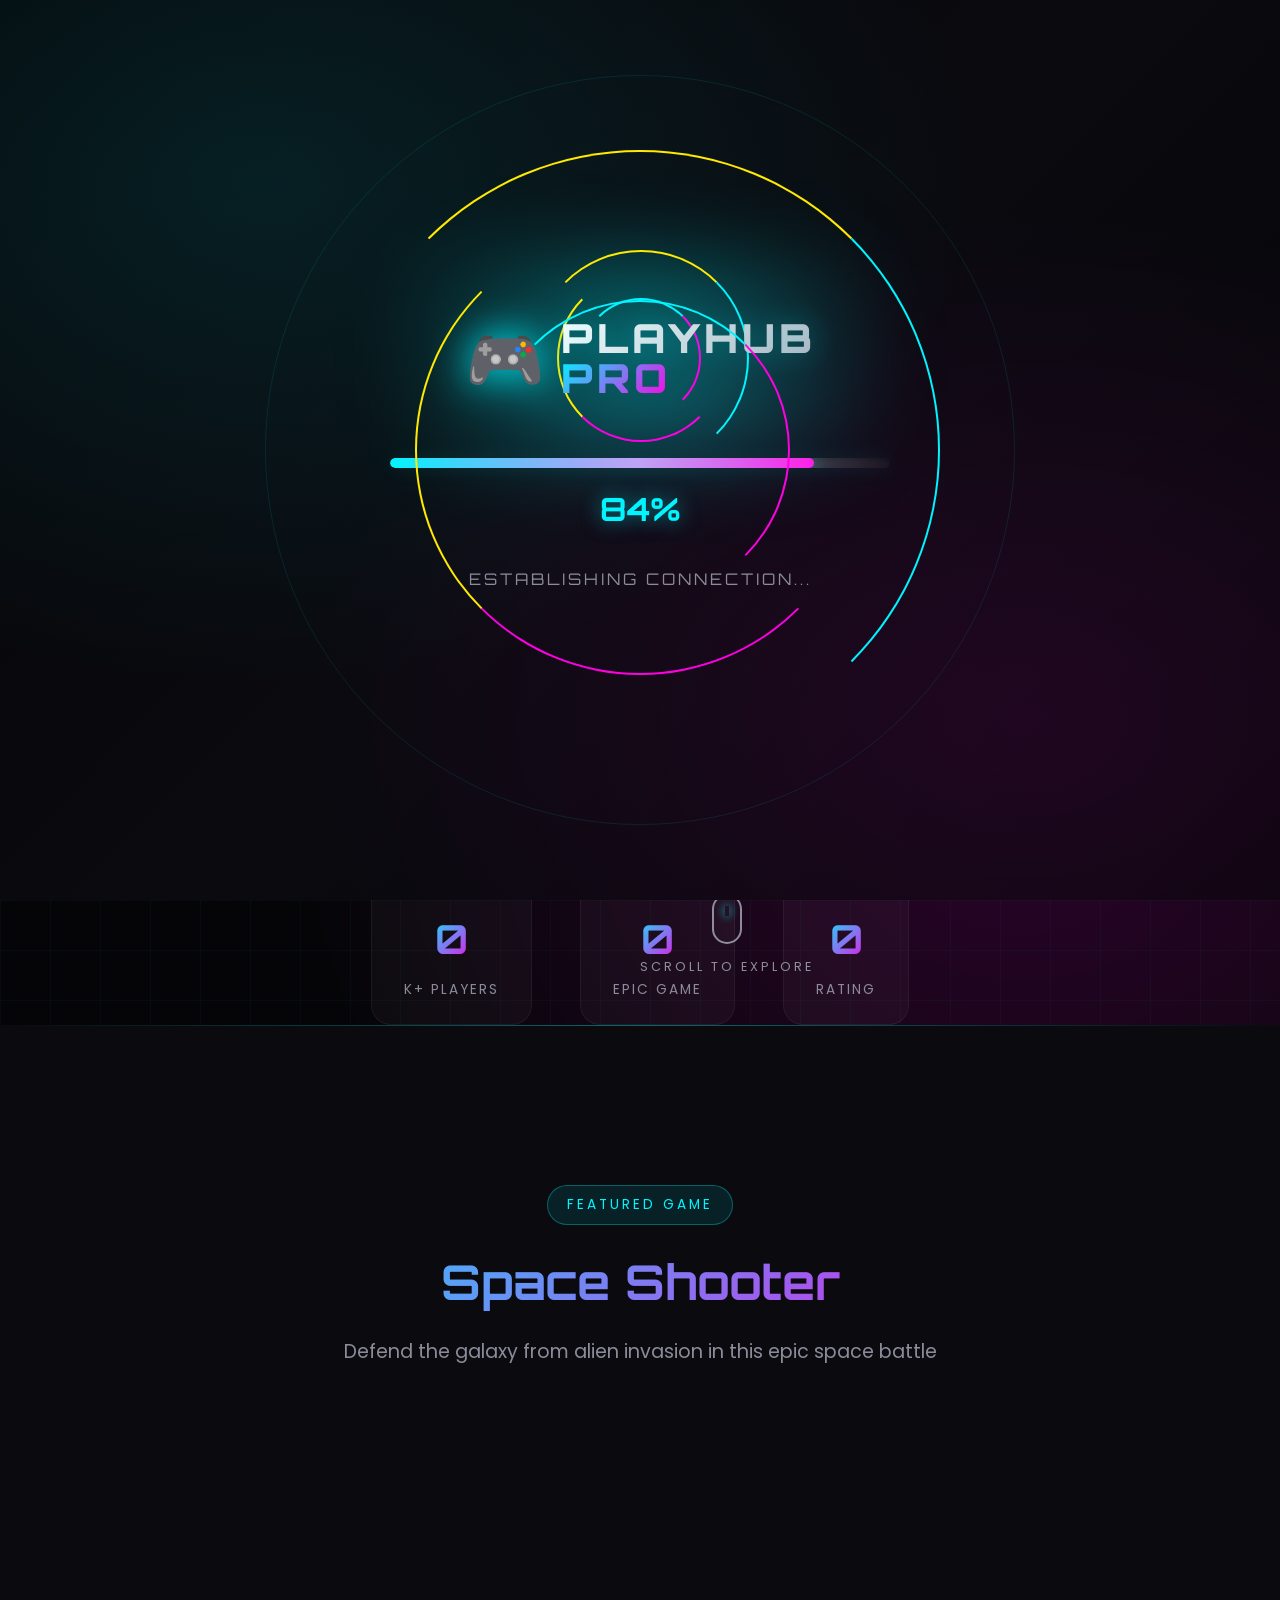
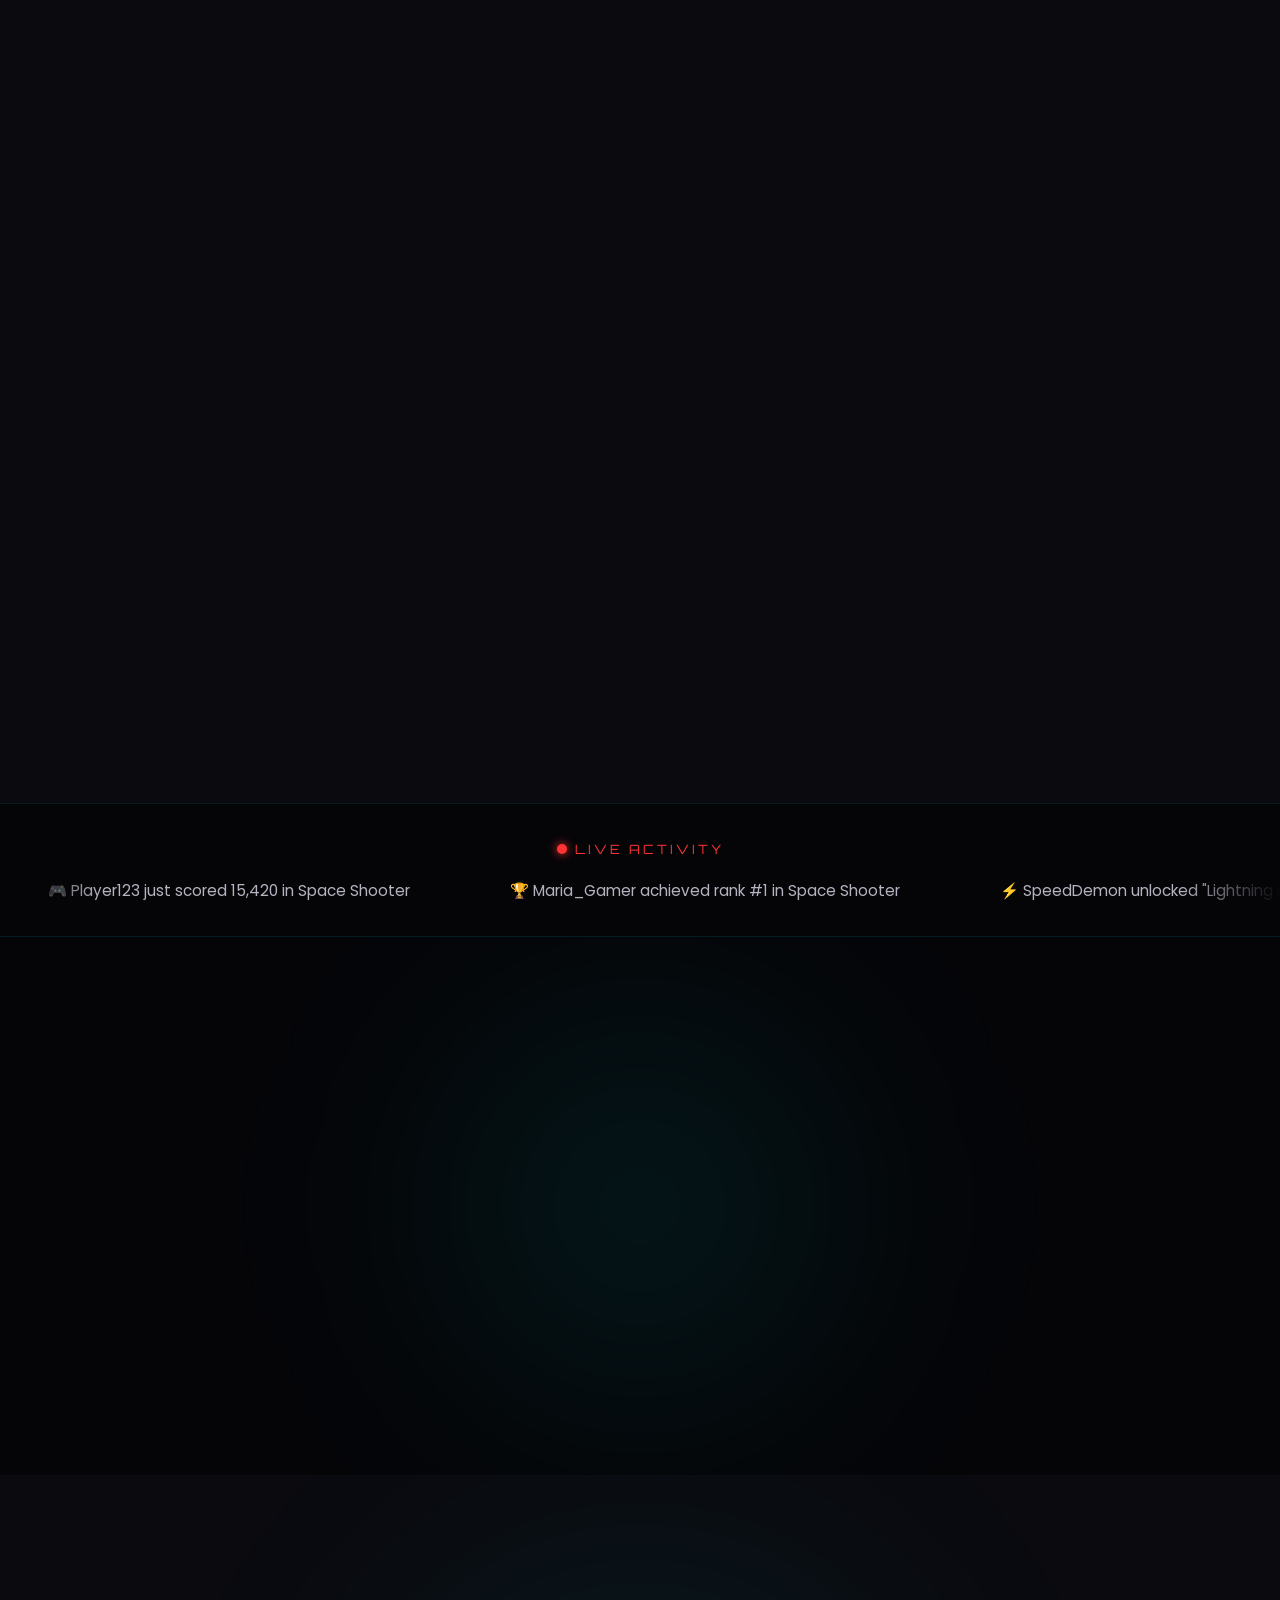
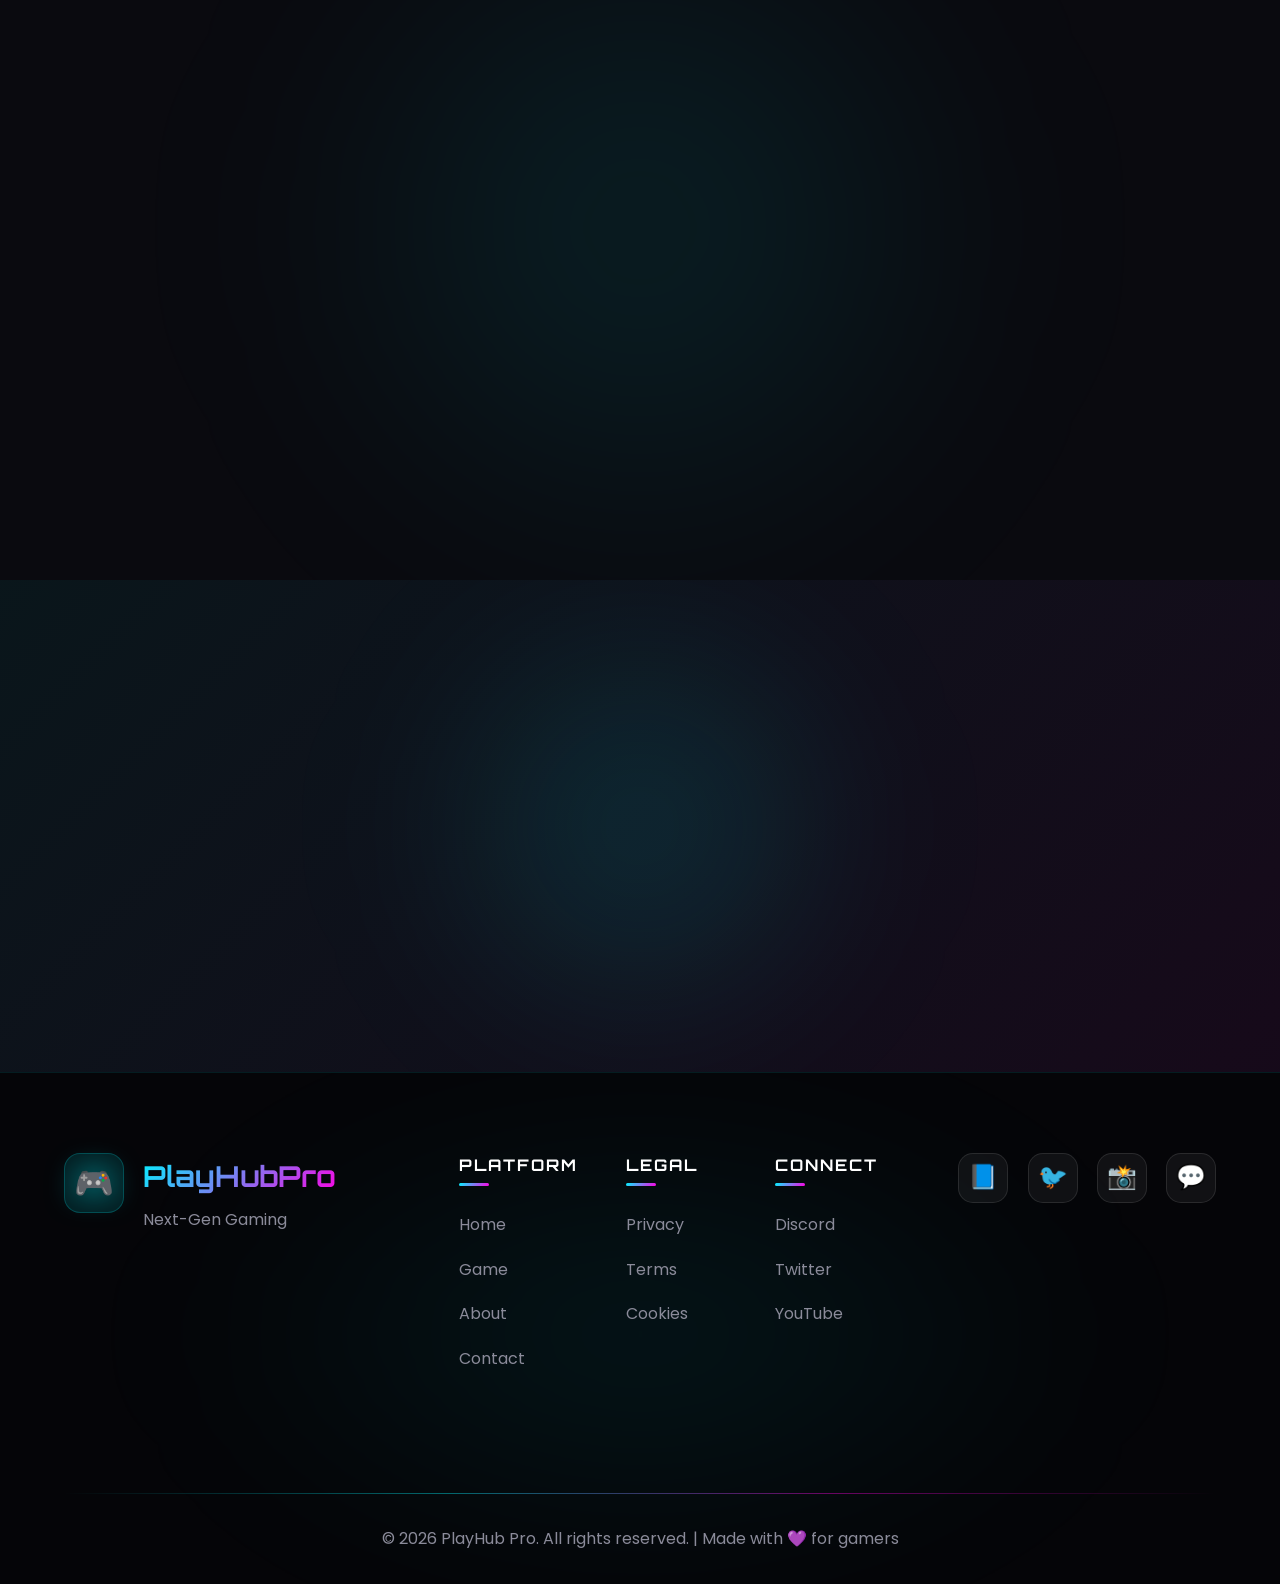
<file: index.html>
<!DOCTYPE html>
<html lang="tl">
<head>
    <meta charset="UTF-8">
    <meta name="viewport" content="width=device-width, initial-scale=1.0">
    <title>PlayHub Pro - Next-Gen Gaming Experience</title>
    <link rel="stylesheet" href="index.css">
    <link href="https://fonts.googleapis.com/css2?family=Orbitron:wght@400;700;900&family=Poppins:wght@300;400;600;700&display=swap" rel="stylesheet">
</head>
<body>
    <!-- Custom Cursor -->
    <div class="cursor"></div>
    <div class="cursor-follower"></div>

    <!-- Navigation -->
    <nav class="navbar">
        <div class="nav-brand">
            <div class="logo-wrapper">
                <span class="logo-icon">🎮</span>
                <div class="logo-particles"></div>
            </div>
            <span class="logo-text">PlayHub<span class="pro">Pro</span></span>
        </div>
        <ul class="nav-links">
            <li><a href="index.html" class="active">Home</a></li>
            <li><a href="game.html">Game</a></li>
            <li><a href="about.html">About</a></li>
            <li><a href="contact.html">Contact</a></li>
        </ul>
        <div class="hamburger">
            <span></span>
            <span></span>
            <span></span>
        </div>
    </nav>

    <main class="home-page">
        <!-- Hero Section -->
        <section class="hero-section">
            <div class="hero-particles" id="heroParticles"></div>
            <div class="hero-glow"></div>
            
            <!-- Floating Shapes -->
            <div class="hero-shapes">
                <div class="shape shape-1"></div>
                <div class="shape shape-2"></div>
                <div class="shape shape-3"></div>
                <div class="shape shape-4"></div>
            </div>

            <div class="hero-content">
                <div class="hero-badge">
                    <span class="badge-pulse"></span>
                    <span>Premium Gaming Hub 2024</span>
                </div>
                
                <h1 class="glitch">
                    <span class="glitch-line">PLAY.</span>
                    <span class="glitch-line">COMPETE.</span>
                    <span class="glitch-line">DOMINATE.</span>
                </h1>
                
                <p class="subtitle">Experience the next generation of browser gaming with stunning visuals, immersive gameplay, and real-time competition.</p>
                
                <div class="hero-buttons">
                    <a href="game.html" class="cta-btn magnetic-btn">
                        <span>Start Playing</span>
                        <span class="btn-icon">▶</span>
                        <div class="btn-shine"></div>
                    </a>
                    <a href="#game-preview" class="btn-secondary magnetic-btn">
                        <span>View Game</span>
                        <span class="btn-icon">↓</span>
                    </a>
                </div>
                
                <div class="hero-stats">
                    <div class="h-stat">
                        <span class="h-icon">👥</span>
                        <span class="h-value" data-target="50">0</span>
                        <span class="h-label">K+ Players</span>
                    </div>
                    <div class="h-stat">
                        <span class="h-icon">🎮</span>
                        <span class="h-value" data-target="1">0</span>
                        <span class="h-label">Epic Game</span>
                    </div>
                    <div class="h-stat">
                        <span class="h-icon">⭐</span>
                        <span class="h-value" data-target="4.9">0</span>
                        <span class="h-label">Rating</span>
                    </div>
                </div>
            </div>
            
            <div class="scroll-indicator">
                <div class="mouse">
                    <div class="wheel"></div>
                </div>
                <span>Scroll to explore</span>
            </div>
        </section>

        <!-- Featured Game Section -->
        <section class="games-section" id="game-preview">
            <div class="section-header">
                <span class="section-badge">Featured Game</span>
                <h2 class="section-title">Space Shooter</h2>
                <p class="section-subtitle">Defend the galaxy from alien invasion in this epic space battle</p>
            </div>
            
            <div class="container">
                <div class="featured-game-card" data-tilt>
                    <div class="card-border"></div>
                    <div class="card-glow"></div>
                    <div class="card-image">
                        <div class="game-icon-wrapper">
                            <div class="game-icon">🚀</div>
                            <div class="icon-ring"></div>
                        </div>
                        <div class="card-overlay">
                            <a href="game.html" class="play-btn">▶</a>
                        </div>
                        <span class="card-badge badge-hot">🔥 HOT</span>
                    </div>
                    <div class="card-content">
                        <h3>Space Shooter</h3>
                        <p>Pilot your spacecraft through waves of alien invaders. Collect power-ups, dodge enemy fire, and save the galaxy in this action-packed shooting game.</p>
                        <div class="card-stats">
                            <div class="stat-bar">
                                <div class="stat-fill" style="--target-width: 85%"></div>
                            </div>
                            <div class="stat-row">
                                <span class="difficulty">
                                    <span class="star filled">★</span>
                                    <span class="star filled">★</span>
                                    <span class="star filled">★</span>
                                    <span class="star filled">★</span>
                                    <span class="star">★</span>
                                </span>
                                <span class="players">👥 12.5k playing</span>
                                <span class="trend up">📈 +24%</span>
                            </div>
                        </div>
                        <a href="game.html" class="cta-btn play-now-btn">
                            <span>Play Now</span>
                            <span class="btn-icon">→</span>
                        </a>
                    </div>
                </div>
            </div>
        </section>

        <!-- Live Activity Section -->
        <section class="live-section">
            <div class="live-header">
                <div class="live-indicator">
                    <span class="live-dot"></span>
                    <span class="live-text">LIVE ACTIVITY</span>
                </div>
            </div>
            <div class="activity-ticker">
                <div class="ticker-content" id="ticker">
                    <span class="activity-item">🎮 Player123 just scored 15,420 in Space Shooter</span>
                    <span class="activity-item">🏆 Maria_Gamer achieved rank #1 in Space Shooter</span>
                    <span class="activity-item">⚡ SpeedDemon unlocked "Lightning Fast" achievement</span>
                    <span class="activity-item">🎯 ProPlayer hit 100 combo in Space Shooter</span>
                    <span class="activity-item">🔥 New high score: 99,999 in Space Shooter</span>
                    <span class="activity-item">🌟 New player joined from Philippines</span>
                </div>
            </div>
        </section>

        <!-- Stats Section -->
        <section class="stats-section">
            <div class="stats-glow"></div>
            <div class="container">
                <div class="stats-grid">
                    <div class="stat-box">
                        <div class="stat-icon-wrap">
                            <span class="s-icon">🌍</span>
                        </div>
                        <span class="s-number" data-target="50" data-suffix="K+">0</span>
                        <span class="s-label">Active Players</span>
                        <div class="s-progress">
                            <div class="s-fill"></div>
                        </div>
                    </div>
                    <div class="stat-box">
                        <div class="stat-icon-wrap">
                            <span class="s-icon">🎮</span>
                        </div>
                        <span class="s-number" data-target="1" data-suffix="">0</span>
                        <span class="s-label">Epic Game</span>
                        <div class="s-progress">
                            <div class="s-fill"></div>
                        </div>
                    </div>
                    <div class="stat-box">
                        <div class="stat-icon-wrap">
                            <span class="s-icon">🕹️</span>
                        </div>
                        <span class="s-number" data-target="1" data-suffix="M+">0</span>
                        <span class="s-label">Games Played</span>
                        <div class="s-progress">
                            <div class="s-fill"></div>
                        </div>
                    </div>
                    <div class="stat-box">
                        <div class="stat-icon-wrap">
                            <span class="s-icon">⚡</span>
                        </div>
                        <span class="s-number" data-target="99" data-suffix="%">0</span>
                        <span class="s-label">Uptime</span>
                        <div class="s-progress">
                            <div class="s-fill"></div>
                        </div>
                    </div>
                </div>
            </div>
        </section>

        <!-- Newsletter Section -->
        <section class="newsletter-section">
            <div class="newsletter-glow"></div>
            <div class="newsletter-content">
                <div class="newsletter-icon">📧</div>
                <h2>Join the Elite</h2>
                <p>Get exclusive updates, new features, and special rewards</p>
                <form class="newsletter-form">
                    <div class="input-wrapper magnetic-input">
                        <input type="email" placeholder="Enter your email" required>
                        <div class="input-border"></div>
                    </div>
                    <button type="submit" class="cta-btn submit-btn">
                        <span>Subscribe</span>
                        <span class="btn-icon">→</span>
                    </button>
                </form>
            </div>
        </section>

        <!-- CTA Section -->
        <section class="cta-section">
            <div class="cta-glow"></div>
            <div class="cta-content">
                <h2>Ready to Play?</h2>
                <p>Join thousands of gamers already enjoying Space Shooter</p>
                <a href="game.html" class="cta-btn magnetic-btn">
                    <span>Start Gaming Now</span>
                    <span class="btn-icon">→</span>
                    <div class="btn-shine"></div>
                </a>
            </div>
        </section>
    </main>

    <!-- Footer -->
    <footer class="footer">
        <div class="footer-glow"></div>
        <div class="footer-content">
            <div class="footer-brand">
                <div class="logo-wrapper">
                    <span class="logo-icon">🎮</span>
                </div>
                <div class="brand-text">
                    <span class="brand-name">PlayHub<span class="pro">Pro</span></span>
                    <span class="brand-tagline">Next-Gen Gaming</span>
                </div>
            </div>
            <div class="footer-links">
                <div class="link-group">
                    <h4>Platform</h4>
                    <a href="index.html">Home</a>
                    <a href="game.html">Game</a>
                    <a href="about.html">About</a>
                    <a href="contact.html">Contact</a>
                </div>
                <div class="link-group">
                    <h4>Legal</h4>
                    <a href="#">Privacy</a>
                    <a href="#">Terms</a>
                    <a href="#">Cookies</a>
                </div>
                <div class="link-group">
                    <h4>Connect</h4>
                    <a href="#">Discord</a>
                    <a href="#">Twitter</a>
                    <a href="#">YouTube</a>
                </div>
            </div>
            <div class="footer-social">
                <a href="#" class="social-icon magnetic-icon" data-tooltip="Facebook">📘</a>
                <a href="#" class="social-icon magnetic-icon" data-tooltip="Twitter">🐦</a>
                <a href="#" class="social-icon magnetic-icon" data-tooltip="Instagram">📸</a>
                <a href="#" class="social-icon magnetic-icon" data-tooltip="Discord">💬</a>
            </div>
        </div>
        <div class="footer-bottom">
            <div class="footer-line"></div>
            <p>&copy; 2026 PlayHub Pro. All rights reserved. | Made with 💜 for gamers</p>
        </div>
    </footer>

    <script src="index.js"></script>
</body>
</html>
</file>
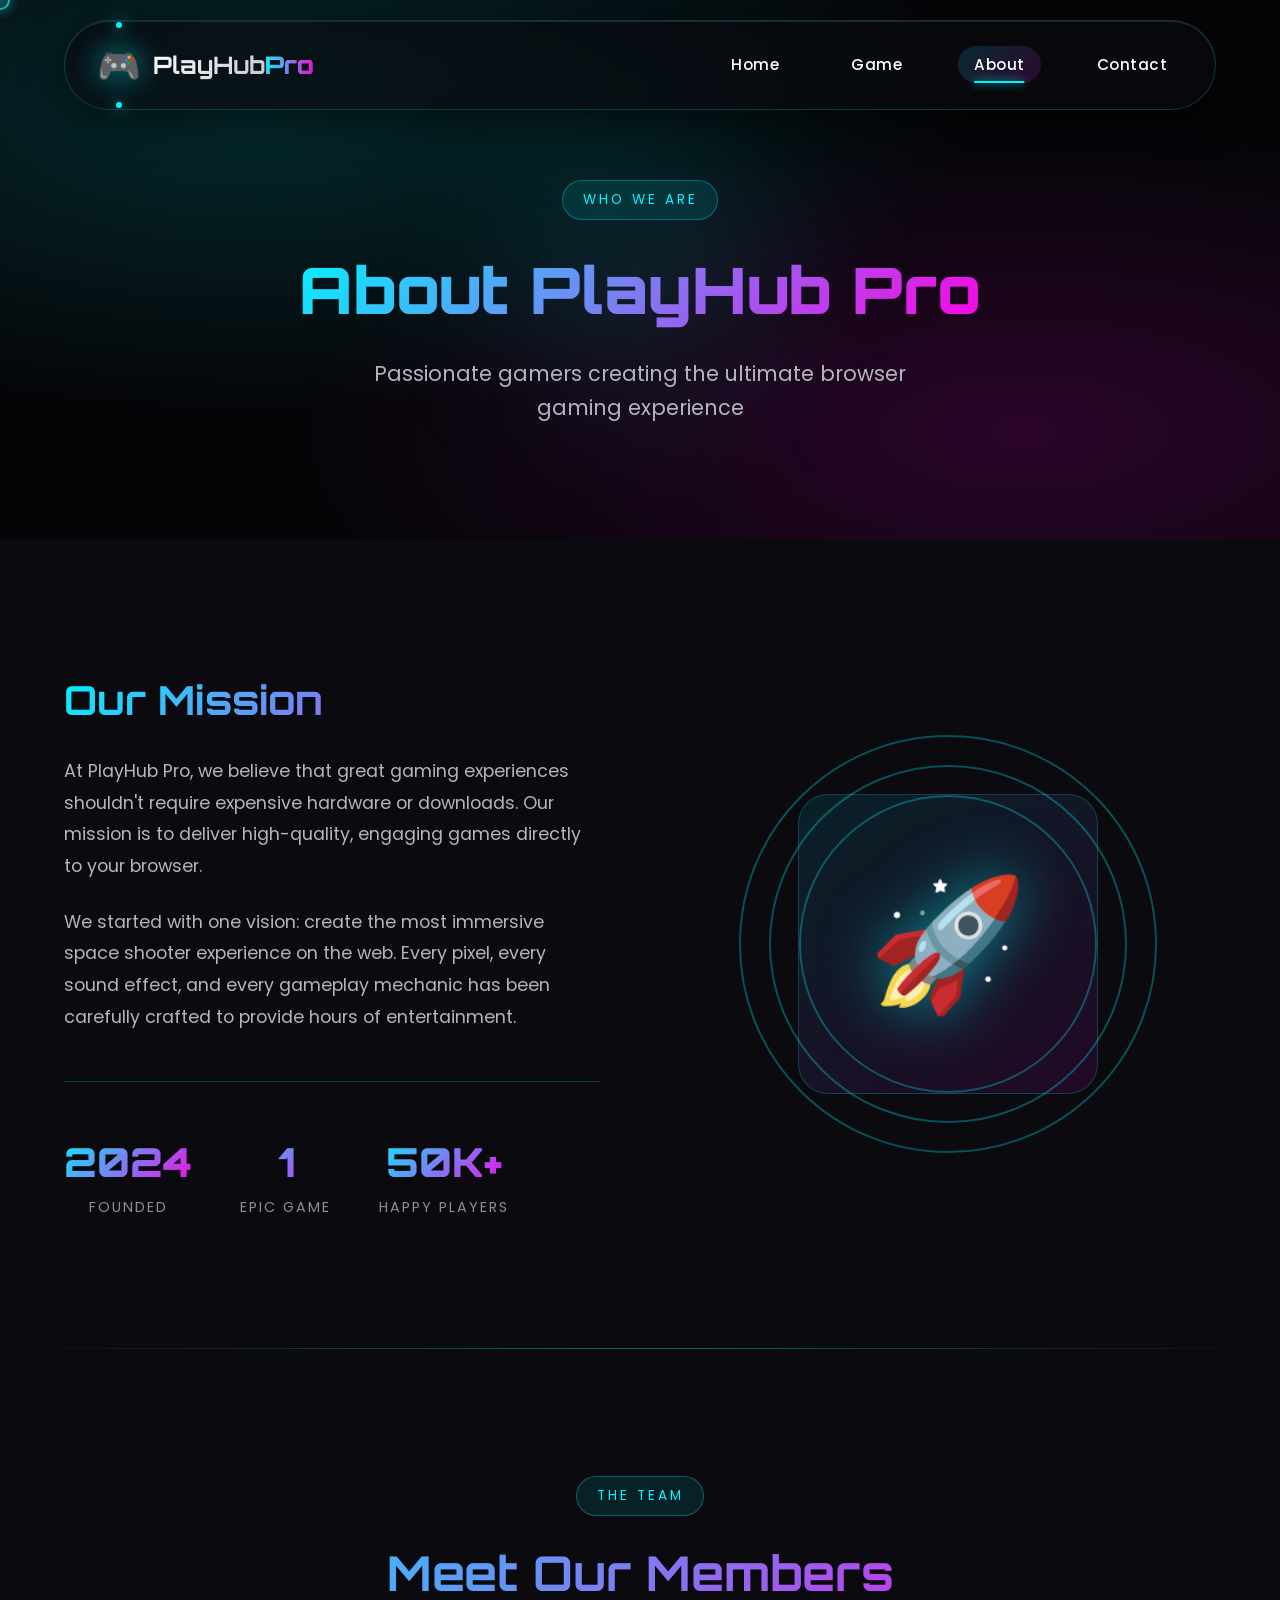
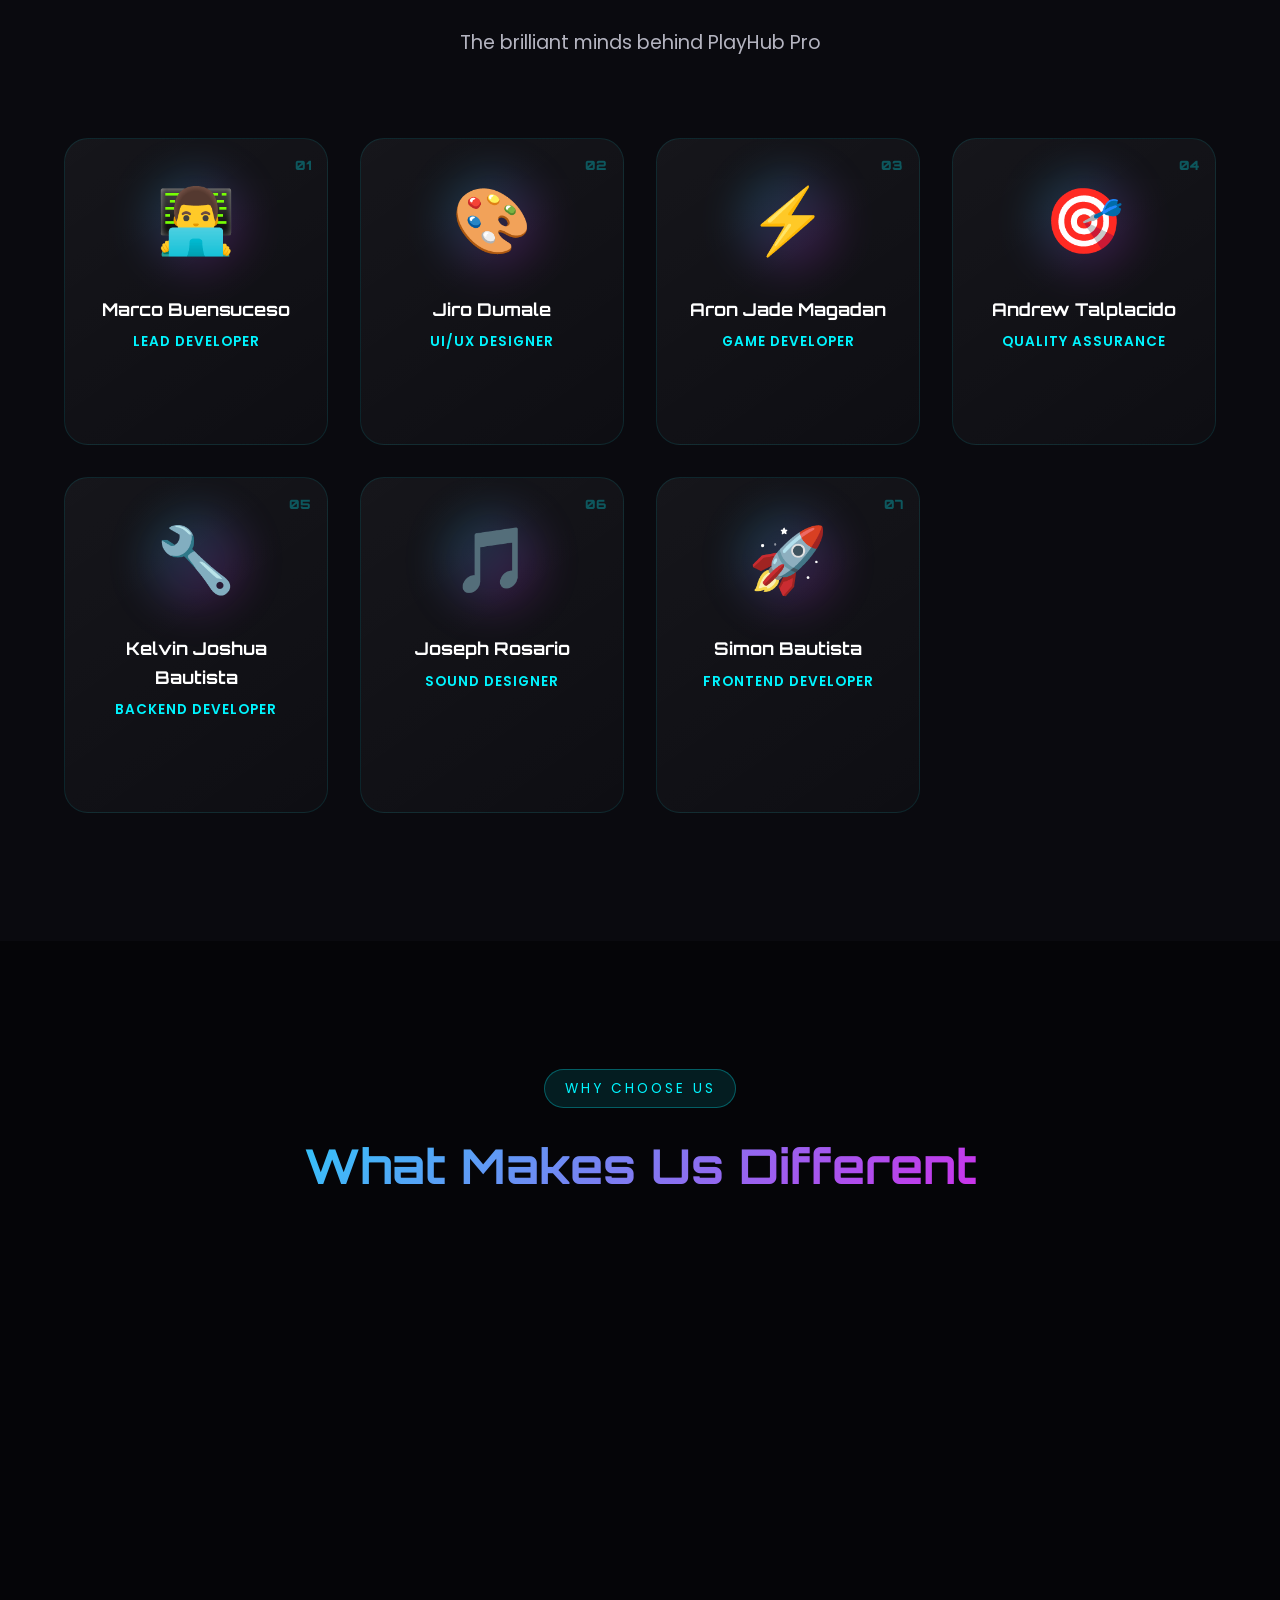
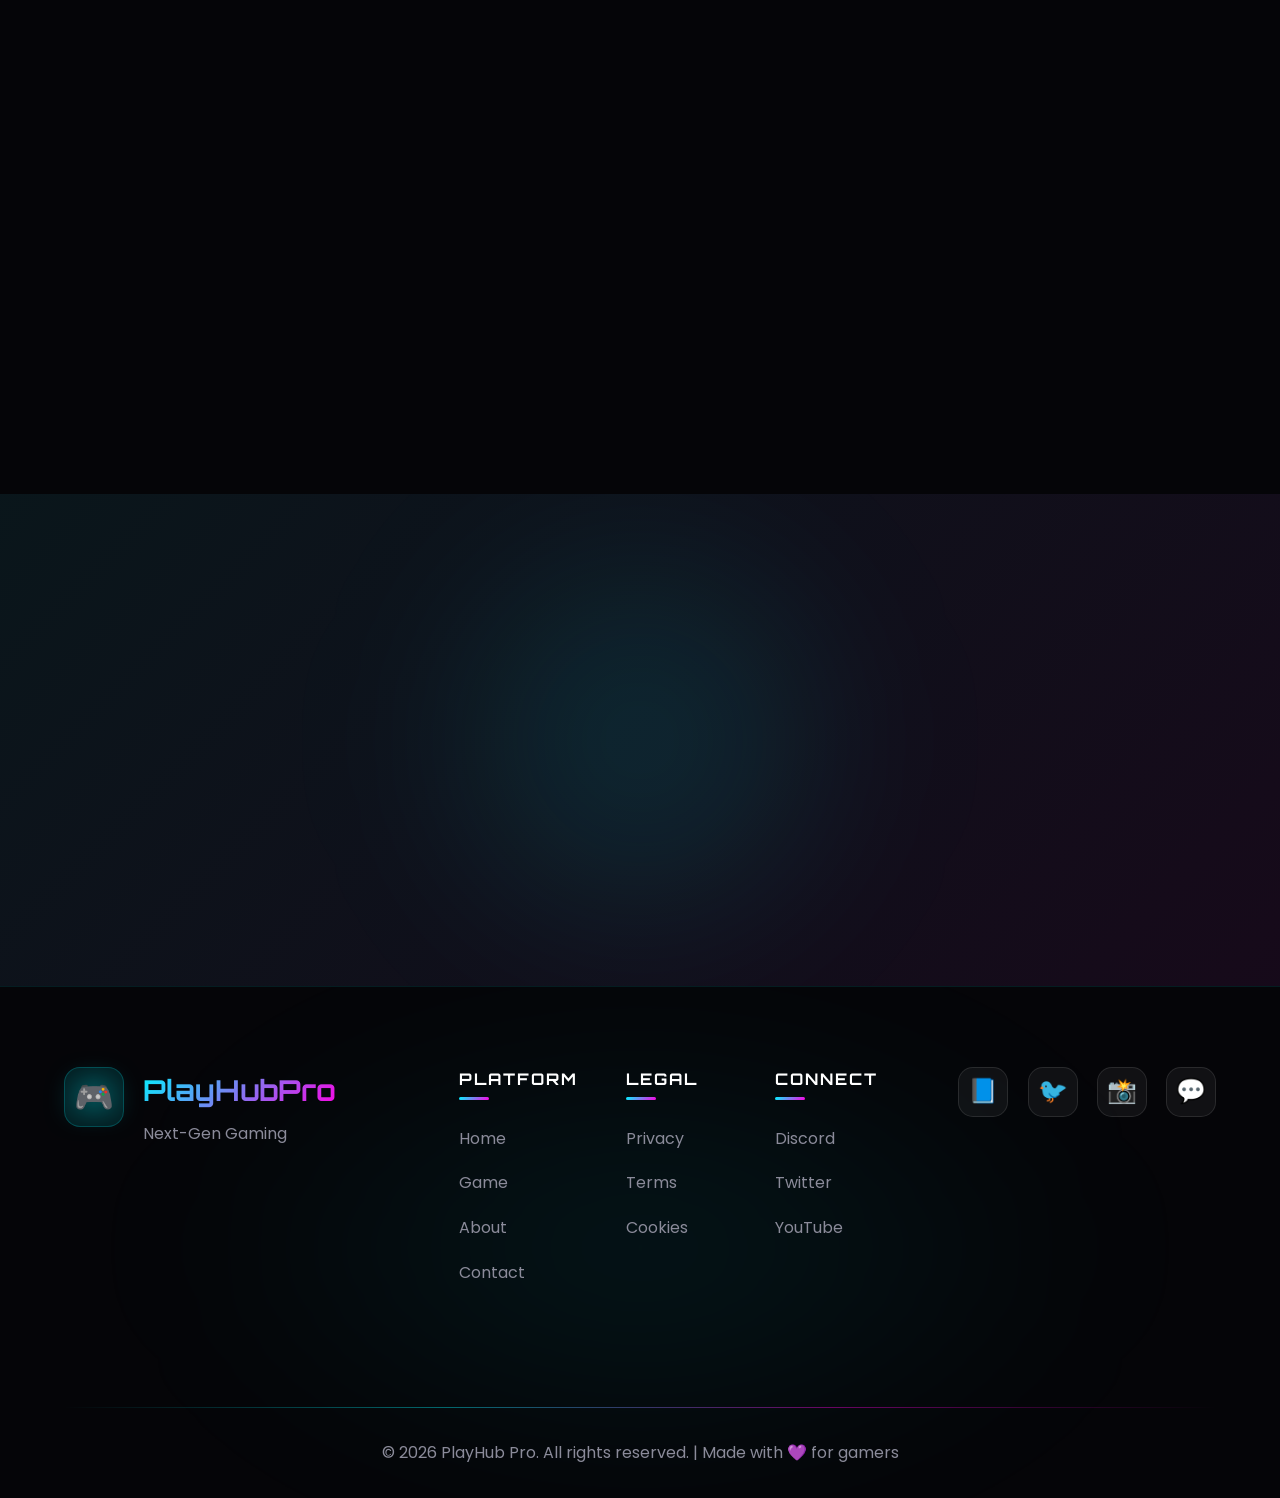
<file: about.html>
<!DOCTYPE html>
<html lang="tl">
<head>
    <meta charset="UTF-8">
    <meta name="viewport" content="width=device-width, initial-scale=1.0">
    <title>About Us - PlayHub Pro</title>
    <link rel="stylesheet" href="about.css">
    <link href="https://fonts.googleapis.com/css2?family=Orbitron:wght@400;700;900&family=Poppins:wght@300;400;600;700&display=swap" rel="stylesheet">
</head>
<body>
    <!-- Custom Cursor -->
    <div class="cursor"></div>
    <div class="cursor-follower"></div>

    <!-- Navigation -->
    <nav class="navbar">
        <div class="nav-brand">
            <div class="logo-wrapper">
                <span class="logo-icon">🎮</span>
                <div class="logo-particles"></div>
            </div>
            <span class="logo-text">PlayHub<span class="pro">Pro</span></span>
        </div>
        <ul class="nav-links">
            <li><a href="index.html">Home</a></li>
            <li><a href="game.html">Game</a></li>
            <li><a href="about.html" class="active">About</a></li>
            <li><a href="contact.html">Contact</a></li>
        </ul>
        <div class="hamburger">
            <span></span>
            <span></span>
            <span></span>
        </div>
    </nav>

    <main class="about-page">
        <!-- Hero Section -->
        <section class="about-hero">
            <div class="hero-particles" id="heroParticles"></div>
            <div class="hero-glow"></div>
            <div class="hero-content">
                <span class="section-badge">Who We Are</span>
                <h1 class="glitch">About PlayHub Pro</h1>
                <p class="subtitle">Passionate gamers creating the ultimate browser gaming experience</p>
            </div>
        </section>

        <!-- Mission Section -->
        <section class="mission-section">
            <div class="container">
                <div class="mission-grid">
                    <div class="mission-content">
                        <h2>Our Mission</h2>
                        <p>At PlayHub Pro, we believe that great gaming experiences shouldn't require expensive hardware or downloads. Our mission is to deliver high-quality, engaging games directly to your browser.</p>
                        <p>We started with one vision: create the most immersive space shooter experience on the web. Every pixel, every sound effect, and every gameplay mechanic has been carefully crafted to provide hours of entertainment.</p>
                        <div class="mission-stats">
                            <div class="m-stat">
                                <span class="number">2024</span>
                                <span class="label">Founded</span>
                            </div>
                            <div class="m-stat">
                                <span class="number">1</span>
                                <span class="label">Epic Game</span>
                            </div>
                            <div class="m-stat">
                                <span class="number">50K+</span>
                                <span class="label">Happy Players</span>
                            </div>
                        </div>
                    </div>
                    <div class="mission-visual">
                        <div class="visual-card">
                            <span class="visual-icon">🚀</span>
                            <div class="visual-rings">
                                <div class="ring"></div>
                                <div class="ring"></div>
                                <div class="ring"></div>
                            </div>
                        </div>
                    </div>
                </div>
            </div>
        </section>

        <!-- Members Section - NEW -->
        <section class="members-section">
            <div class="container">
                <div class="section-header">
                    <span class="section-badge">The Team</span>
                    <h2 class="section-title">Meet Our Members</h2>
                    <p class="section-subtitle">The brilliant minds behind PlayHub Pro</p>
                </div>
                <div class="members-grid">
                    <div class="member-card">
                        <div class="member-avatar">
                            <span class="avatar-emoji">👨‍💻</span>
                            <div class="avatar-glow"></div>
                        </div>
                        <div class="member-info">
                            <h3 class="member-name">Marco Buensuceso</h3>
                            <span class="member-role">Lead Developer</span>
                            <div class="member-social">
                                <a href="#" class="social-link">💬</a>
                                <a href="#" class="social-link">📧</a>
                            </div>
                        </div>
                        <div class="member-number">01</div>
                    </div>

                    <div class="member-card">
                        <div class="member-avatar">
                            <span class="avatar-emoji">🎨</span>
                            <div class="avatar-glow"></div>
                        </div>
                        <div class="member-info">
                            <h3 class="member-name">Jiro Dumale</h3>
                            <span class="member-role">UI/UX Designer</span>
                            <div class="member-social">
                                <a href="#" class="social-link">💬</a>
                                <a href="#" class="social-link">📧</a>
                            </div>
                        </div>
                        <div class="member-number">02</div>
                    </div>

                    <div class="member-card">
                        <div class="member-avatar">
                            <span class="avatar-emoji">⚡</span>
                            <div class="avatar-glow"></div>
                        </div>
                        <div class="member-info">
                            <h3 class="member-name">Aron Jade Magadan</h3>
                            <span class="member-role">Game Developer</span>
                            <div class="member-social">
                                <a href="#" class="social-link">💬</a>
                                <a href="#" class="social-link">📧</a>
                            </div>
                        </div>
                        <div class="member-number">03</div>
                    </div>

                    <div class="member-card">
                        <div class="member-avatar">
                            <span class="avatar-emoji">🎯</span>
                            <div class="avatar-glow"></div>
                        </div>
                        <div class="member-info">
                            <h3 class="member-name">Andrew Talplacido</h3>
                            <span class="member-role">Quality Assurance</span>
                            <div class="member-social">
                                <a href="#" class="social-link">💬</a>
                                <a href="#" class="social-link">📧</a>
                            </div>
                        </div>
                        <div class="member-number">04</div>
                    </div>

                    <div class="member-card">
                        <div class="member-avatar">
                            <span class="avatar-emoji">🔧</span>
                            <div class="avatar-glow"></div>
                        </div>
                        <div class="member-info">
                            <h3 class="member-name">Kelvin Joshua Bautista</h3>
                            <span class="member-role">Backend Developer</span>
                            <div class="member-social">
                                <a href="#" class="social-link">💬</a>
                                <a href="#" class="social-link">📧</a>
                            </div>
                        </div>
                        <div class="member-number">05</div>
                    </div>

                    <div class="member-card">
                        <div class="member-avatar">
                            <span class="avatar-emoji">🎵</span>
                            <div class="avatar-glow"></div>
                        </div>
                        <div class="member-info">
                            <h3 class="member-name">Joseph Rosario</h3>
                            <span class="member-role">Sound Designer</span>
                            <div class="member-social">
                                <a href="#" class="social-link">💬</a>
                                <a href="#" class="social-link">📧</a>
                            </div>
                        </div>
                        <div class="member-number">06</div>
                    </div>

                    <div class="member-card">
                        <div class="member-avatar">
                            <span class="avatar-emoji">🚀</span>
                            <div class="avatar-glow"></div>
                        </div>
                        <div class="member-info">
                            <h3 class="member-name">Simon Bautista</h3>
                            <span class="member-role">Frontend Developer</span>
                            <div class="member-social">
                                <a href="#" class="social-link">💬</a>
                                <a href="#" class="social-link">📧</a>
                            </div>
                        </div>
                        <div class="member-number">07</div>
                    </div>
                </div>
            </div>
        </section>

        <!-- Features Section -->
        <section class="features-section">
            <div class="container">
                <div class="section-header">
                    <span class="section-badge">Why Choose Us</span>
                    <h2 class="section-title">What Makes Us Different</h2>
                </div>
                <div class="features-grid">
                    <div class="feature-card">
                        <div class="feature-icon">⚡</div>
                        <h3>Lightning Fast</h3>
                        <p>No downloads, no installations. Jump straight into the action with our optimized browser-based gaming.</p>
                    </div>
                    <div class="feature-card">
                        <div class="feature-icon">🎨</div>
                        <h3>Stunning Visuals</h3>
                        <p>Experience console-quality graphics and smooth animations right in your browser window.</p>
                    </div>
                    <div class="feature-card">
                        <div class="feature-icon">🏆</div>
                        <h3>Competitive Play</h3>
                        <p>Climb the leaderboards and compete with players from around the world for the top spot.</p>
                    </div>
                    <div class="feature-card">
                        <div class="feature-icon">🔄</div>
                        <h3>Regular Updates</h3>
                        <p>We're constantly improving Space Shooter with new features, power-ups, and challenges.</p>
                    </div>
                    <div class="feature-card">
                        <div class="feature-icon">📱</div>
                        <h3>Play Anywhere</h3>
                        <p>Desktop, tablet, or mobile - enjoy seamless gaming across all your devices.</p>
                    </div>
                    <div class="feature-card">
                        <div class="feature-icon">💎</div>
                        <h3>100% Free</h3>
                        <p>All our games are completely free to play. No hidden fees, no pay-to-win mechanics.</p>
                    </div>
                </div>
            </div>
        </section>

        <!-- CTA Section -->
        <section class="cta-section">
            <div class="cta-glow"></div>
            <div class="cta-content">
                <h2>Ready to Play?</h2>
                <p>Experience Space Shooter now and join our growing community</p>
                <a href="game.html" class="cta-btn magnetic-btn">
                    <span>Play Now</span>
                    <span class="btn-icon">▶</span>
                    <div class="btn-shine"></div>
                </a>
            </div>
        </section>
    </main>

    <!-- Footer -->
    <footer class="footer">
        <div class="footer-glow"></div>
        <div class="footer-content">
            <div class="footer-brand">
                <div class="logo-wrapper">
                    <span class="logo-icon">🎮</span>
                </div>
                <div class="brand-text">
                    <span class="brand-name">PlayHub<span class="pro">Pro</span></span>
                    <span class="brand-tagline">Next-Gen Gaming</span>
                </div>
            </div>
            <div class="footer-links">
                <div class="link-group">
                    <h4>Platform</h4>
                    <a href="index.html">Home</a>
                    <a href="game.html">Game</a>
                    <a href="about.html">About</a>
                    <a href="contact.html">Contact</a>
                </div>
                <div class="link-group">
                    <h4>Legal</h4>
                    <a href="#">Privacy</a>
                    <a href="#">Terms</a>
                    <a href="#">Cookies</a>
                </div>
                <div class="link-group">
                    <h4>Connect</h4>
                    <a href="#">Discord</a>
                    <a href="#">Twitter</a>
                    <a href="#">YouTube</a>
                </div>
            </div>
            <div class="footer-social">
                <a href="#" class="social-icon magnetic-icon" data-tooltip="Facebook">📘</a>
                <a href="#" class="social-icon magnetic-icon" data-tooltip="Twitter">🐦</a>
                <a href="#" class="social-icon magnetic-icon" data-tooltip="Instagram">📸</a>
                <a href="#" class="social-icon magnetic-icon" data-tooltip="Discord">💬</a>
            </div>
        </div>
        <div class="footer-bottom">
            <div class="footer-line"></div>
            <p>&copy; 2026 PlayHub Pro. All rights reserved. | Made with 💜 for gamers</p>
        </div>
    </footer>

    <script src="about.js"></script>
</body>
</html>
</file>
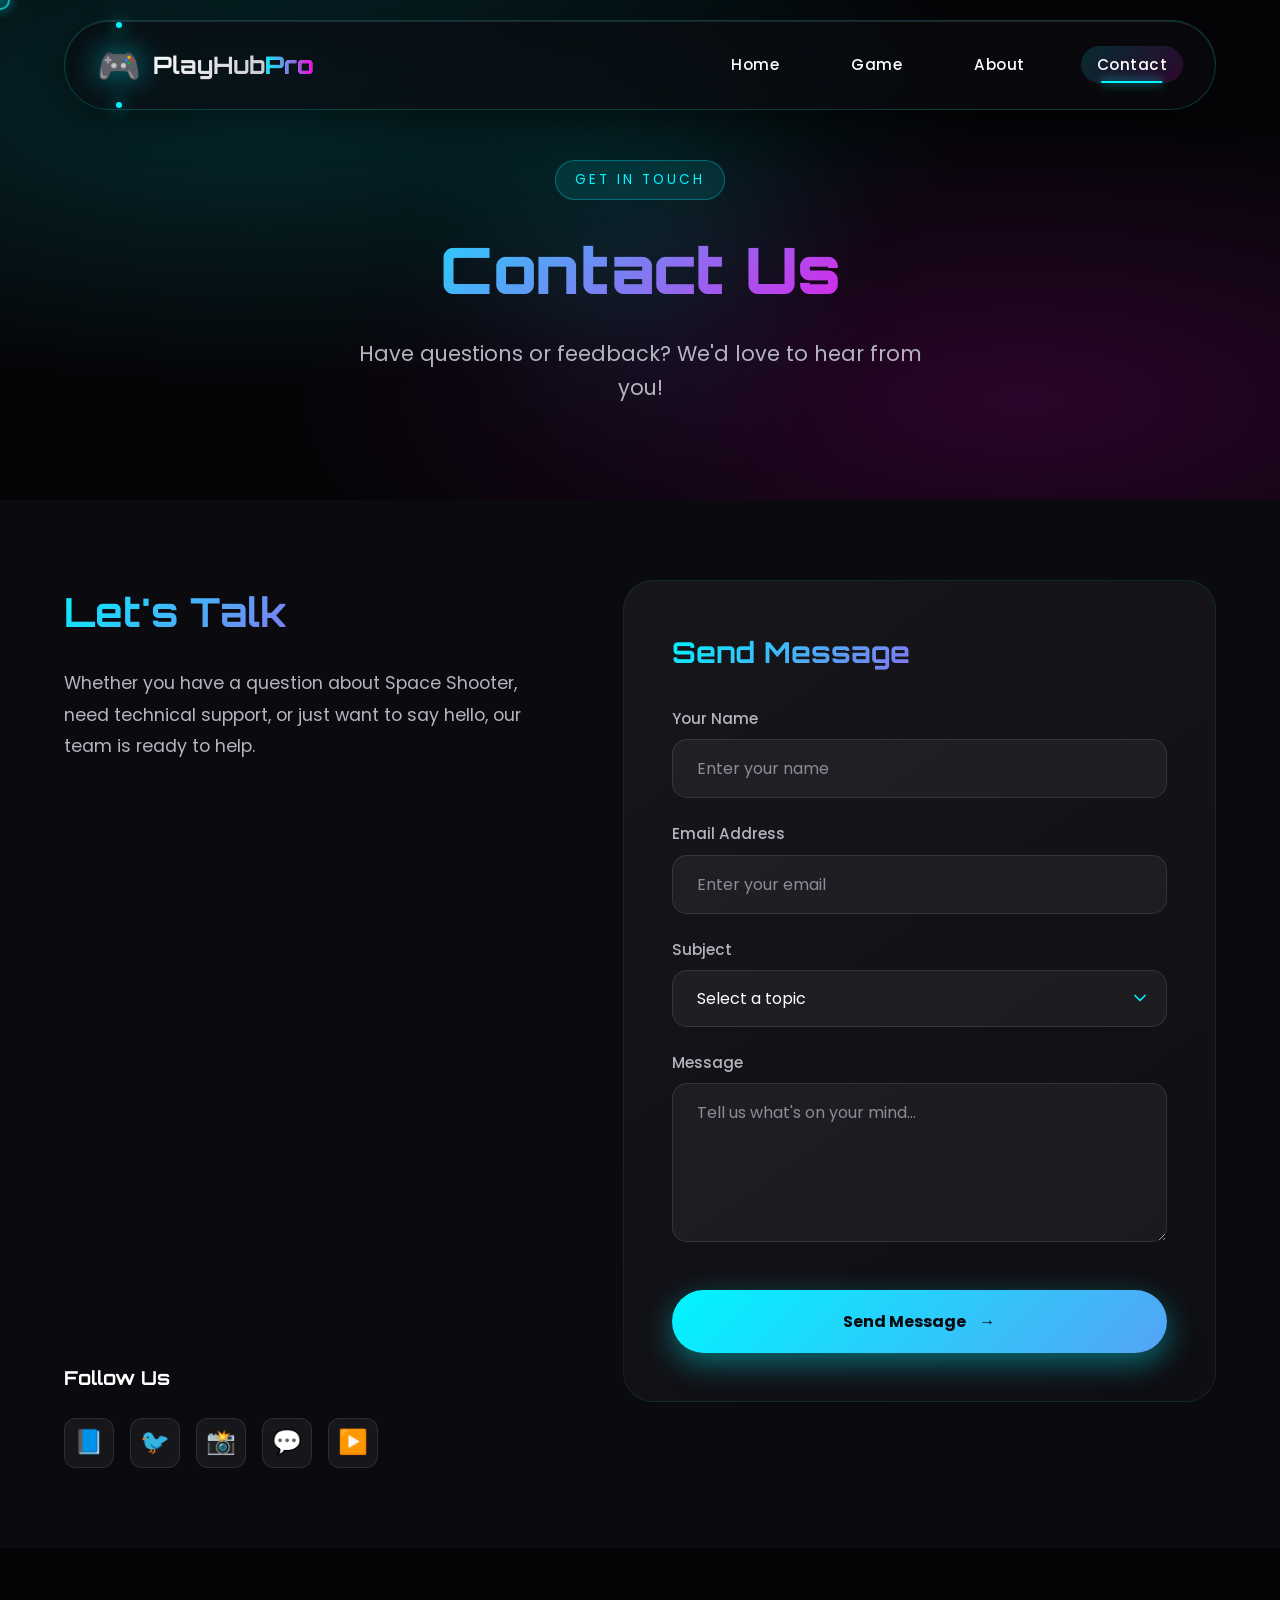
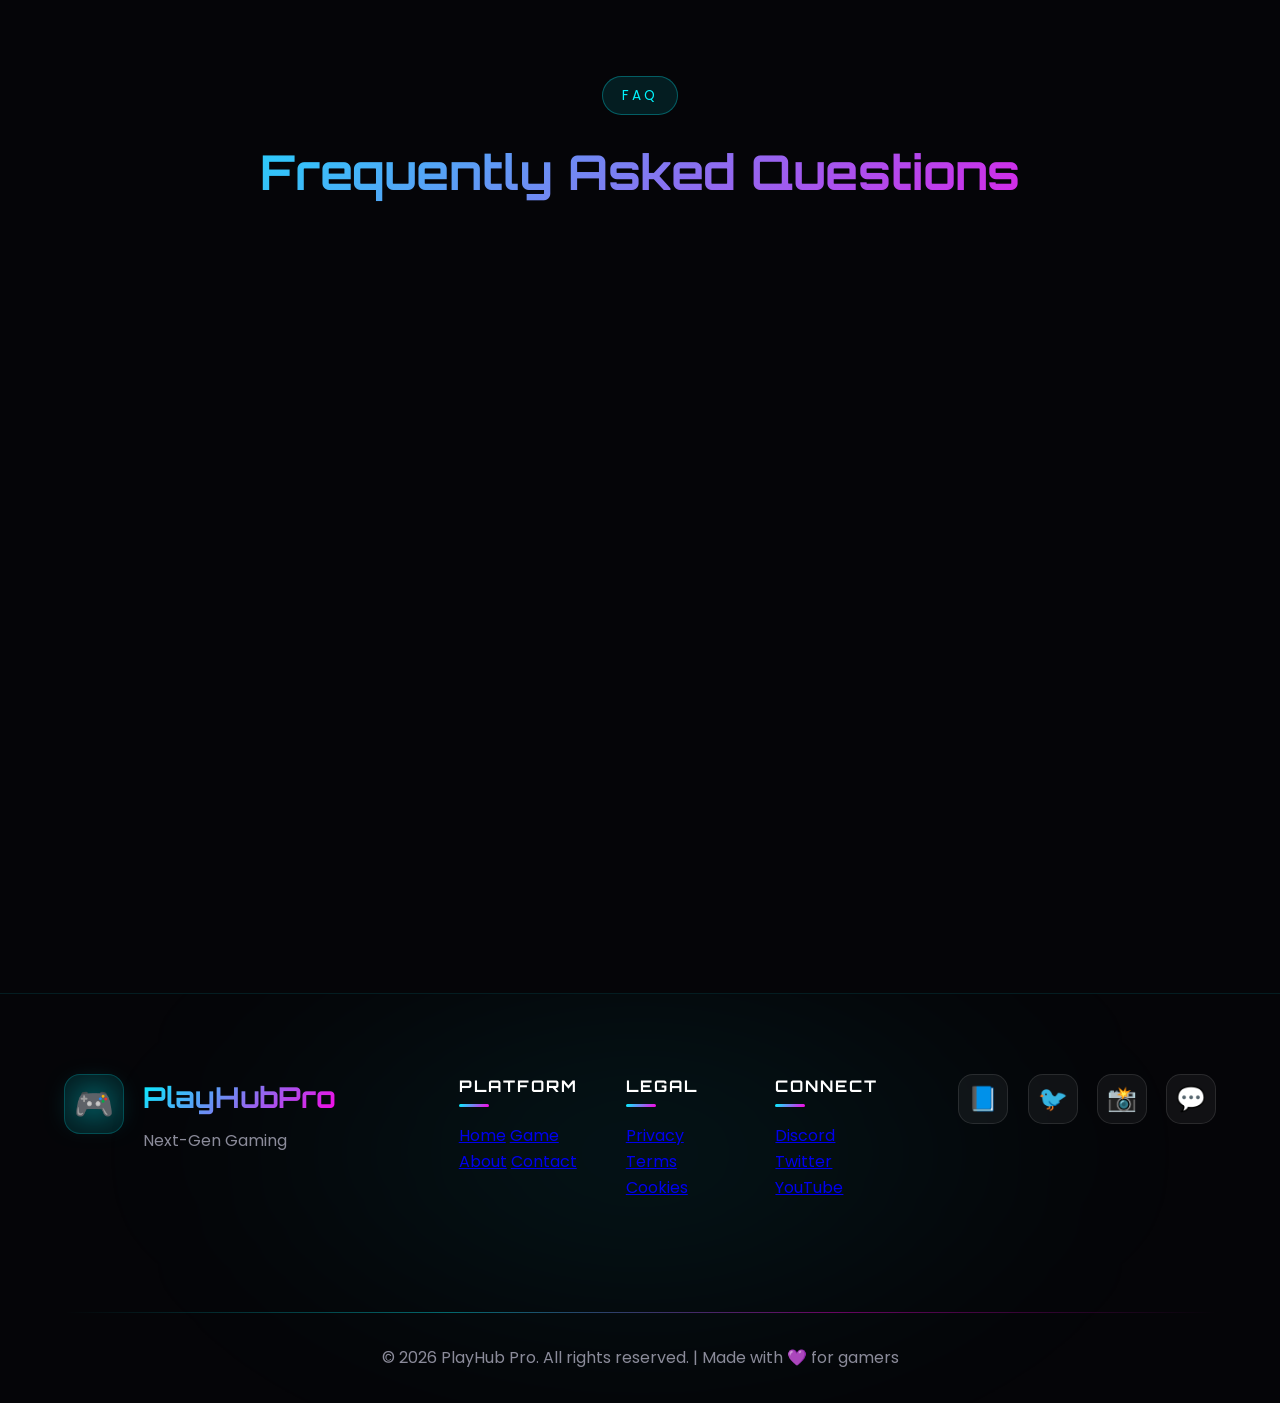
<file: contact.html>
<!DOCTYPE html>
<html lang="tl">
<head>
    <meta charset="UTF-8">
    <meta name="viewport" content="width=device-width, initial-scale=1.0">
    <title>Contact Us - PlayHub Pro</title>
    <link rel="stylesheet" href="contact.css">
    <link href="https://fonts.googleapis.com/css2?family=Orbitron:wght@400;700;900&family=Poppins:wght@300;400;600;700&display=swap" rel="stylesheet">
</head>
<body>
    <!-- Custom Cursor -->
    <div class="cursor"></div>
    <div class="cursor-follower"></div>

    <!-- Navigation -->
    <nav class="navbar">
        <div class="nav-brand">
            <div class="logo-wrapper">
                <span class="logo-icon">🎮</span>
                <div class="logo-particles"></div>
            </div>
            <span class="logo-text">PlayHub<span class="pro">Pro</span></span>
        </div>
        <ul class="nav-links">
            <li><a href="index.html">Home</a></li>
            <li><a href="game.html">Game</a></li>
            <li><a href="about.html">About</a></li>
            <li><a href="contact.html" class="active">Contact</a></li>
        </ul>
        <div class="hamburger">
            <span></span>
            <span></span>
            <span></span>
        </div>
    </nav>

    <main class="contact-page">
        <!-- Hero Section -->
        <section class="contact-hero">
            <div class="hero-particles" id="heroParticles"></div>
            <div class="hero-glow"></div>
            <div class="hero-content">
                <span class="section-badge">Get In Touch</span>
                <h1 class="glitch">Contact Us</h1>
                <p class="subtitle">Have questions or feedback? We'd love to hear from you!</p>
            </div>
        </section>

        <!-- Contact Section -->
        <section class="contact-section">
            <div class="container">
                <div class="contact-grid">
                    <!-- Contact Info -->
                    <div class="contact-info">
                        <h2>Let's Talk</h2>
                        <p>Whether you have a question about Space Shooter, need technical support, or just want to say hello, our team is ready to help.</p>
                        
                        <div class="info-cards">
                            <div class="info-card">
                                <span class="info-icon">📧</span>
                                <div class="info-content">
                                    <h4>Email Us</h4>
                                    <p>support@playhubpro.com</p>
                                </div>
                            </div>
                            <div class="info-card">
                                <span class="info-icon">💬</span>
                                <div class="info-content">
                                    <h4>Discord</h4>
                                    <p>Join our community</p>
                                </div>
                            </div>
                            <div class="info-card">
                                <span class="info-icon">🐦</span>
                                <div class="info-content">
                                    <h4>Twitter</h4>
                                    <p>@PlayHubPro</p>
                                </div>
                            </div>
                            <div class="info-card">
                                <span class="info-icon">⏰</span>
                                <div class="info-content">
                                    <h4>Response Time</h4>
                                    <p>Within 24 hours</p>
                                </div>
                            </div>
                        </div>

                        <div class="social-links">
                            <h4>Follow Us</h4>
                            <div class="social-icons">
                                <a href="#" class="social-link">📘</a>
                                <a href="#" class="social-link">🐦</a>
                                <a href="#" class="social-link">📸</a>
                                <a href="#" class="social-link">💬</a>
                                <a href="#" class="social-link">▶️</a>
                            </div>
                        </div>
                    </div>

                    <!-- Contact Form -->
                    <div class="contact-form-wrapper">
                        <form class="contact-form" id="contactForm">
                            <h3>Send Message</h3>
                            
                            <div class="form-group">
                                <label for="name">Your Name</label>
                                <div class="input-wrapper">
                                    <input type="text" id="name" name="name" placeholder="Enter your name" required>
                                    <div class="input-border"></div>
                                </div>
                            </div>

                            <div class="form-group">
                                <label for="email">Email Address</label>
                                <div class="input-wrapper">
                                    <input type="email" id="email" name="email" placeholder="Enter your email" required>
                                    <div class="input-border"></div>
                                </div>
                            </div>

                            <div class="form-group">
                                <label for="subject">Subject</label>
                                <div class="input-wrapper">
                                    <select id="subject" name="subject" required>
                                        <option value="">Select a topic</option>
                                        <option value="general">General Inquiry</option>
                                        <option value="support">Technical Support</option>
                                        <option value="bug">Bug Report</option>
                                        <option value="feature">Feature Request</option>
                                        <option value="partnership">Partnership</option>
                                        <option value="other">Other</option>
                                    </select>
                                    <div class="input-border"></div>
                                </div>
                            </div>

                            <div class="form-group">
                                <label for="message">Message</label>
                                <div class="input-wrapper">
                                    <textarea id="message" name="message" rows="5" placeholder="Tell us what's on your mind..." required></textarea>
                                    <div class="input-border"></div>
                                </div>
                            </div>

                            <button type="submit" class="cta-btn submit-btn">
                                <span>Send Message</span>
                                <span class="btn-icon">→</span>
                            </button>
                        </form>
                    </div>
                </div>
            </div>
        </section>

        <!-- FAQ Section -->
        <section class="faq-section">
            <div class="container">
                <div class="section-header">
                    <span class="section-badge">FAQ</span>
                    <h2 class="section-title">Frequently Asked Questions</h2>
                </div>
                <div class="faq-grid">
                    <div class="faq-item">
                        <h4>🎮 Is Space Shooter free to play?</h4>
                        <p>Yes! Space Shooter is completely free to play. No hidden fees, no subscriptions required.</p>
                    </div>
                    <div class="faq-item">
                        <h4>📱 Can I play on mobile?</h4>
                        <p>Absolutely! Space Shooter is optimized for both desktop and mobile browsers.</p>
                    </div>
                    <div class="faq-item">
                        <h4>💾 Do I need to download anything?</h4>
                        <p>Nope! Everything runs directly in your browser. Just visit the game page and start playing.</p>
                    </div>
                    <div class="faq-item">
                        <h4>🏆 How do I save my high score?</h4>
                        <p>High scores are automatically saved to your browser's local storage. Create an account soon for cloud saves!</p>
                    </div>
                    <div class="faq-item">
                        <h4>🐛 I found a bug, what should I do?</h4>
                        <p>Please use this contact form and select "Bug Report" as the subject. Include as much detail as possible!</p>
                    </div>
                    <div class="faq-item">
                        <h4>🚀 Will there be more games?</h4>
                        <p>We're currently focused on making Space Shooter the best it can be, but stay tuned for future updates!</p>
                    </div>
                </div>
            </div>
        </section>
    </main>

    <!-- Footer -->
    <footer class="footer">
        <div class="footer-glow"></div>
        <div class="footer-content">
            <div class="footer-brand">
                <div class="logo-wrapper">
                    <span class="logo-icon">🎮</span>
                </div>
                <div class="brand-text">
                    <span class="brand-name">PlayHub<span class="pro">Pro</span></span>
                    <span class="brand-tagline">Next-Gen Gaming</span>
                </div>
            </div>
            <div class="footer-links">
                <div class="link-group">
                    <h4>Platform</h4>
                    <a href="index.html">Home</a>
                    <a href="game.html">Game</a>
                    <a href="about.html">About</a>
                    <a href="contact.html">Contact</a>
                </div>
                <div class="link-group">
                    <h4>Legal</h4>
                    <a href="#">Privacy</a>
                    <a href="#">Terms</a>
                    <a href="#">Cookies</a>
                </div>
                <div class="link-group">
                    <h4>Connect</h4>
                    <a href="#">Discord</a>
                    <a href="#">Twitter</a>
                    <a href="#">YouTube</a>
                </div>
            </div>
            <div class="footer-social">
                <a href="#" class="social-icon magnetic-icon" data-tooltip="Facebook">📘</a>
                <a href="#" class="social-icon magnetic-icon" data-tooltip="Twitter">🐦</a>
                <a href="#" class="social-icon magnetic-icon" data-tooltip="Instagram">📸</a>
                <a href="#" class="social-icon magnetic-icon" data-tooltip="Discord">💬</a>
            </div>
        </div>
        <div class="footer-bottom">
            <div class="footer-line"></div>
            <p>&copy; 2026 PlayHub Pro. All rights reserved. | Made with 💜 for gamers</p>
        </div>
    </footer>

    <script src="contact.js"></script>
</body>
</html>
</file>
<file: index.css>
/* ╔══════════════════════════════════════════════════════════════╗
   ║          PLAYHUB PRO - INDEX PAGE CSS                       ║
   ║     Enhanced with New Animations & Effects                  ║
   ╚══════════════════════════════════════════════════════════════╝ */

:root {
    --primary: #00f5ff;
    --primary-dark: #00c4cc;
    --secondary: #ff00e4;
    --secondary-dark: #cc00b6;
    --accent: #ffea00;
    --accent-dark: #ccbb00;
    --dark: #0a0a0f;
    --darker: #050508;
    --dark-light: #12121a;
    --light: #ffffff;
    --gray: #8b8b9a;
    --gray-light: #b4b4c0;
    
    --gradient-1: linear-gradient(135deg, #00f5ff 0%, #ff00e4 100%);
    --gradient-2: linear-gradient(45deg, #ff00e4 0%, #ffea00 100%);
    --gradient-3: linear-gradient(135deg, #00f5ff 0%, #ffea00 100%);
    --gradient-animated: linear-gradient(90deg, #00f5ff, #ff00e4, #ffea00, #00f5ff);
    
    --glow-primary: 0 0 20px rgba(0, 245, 255, 0.5);
    --glow-secondary: 0 0 20px rgba(255, 0, 228, 0.5);
    
    --transition-fast: all 0.2s cubic-bezier(0.4, 0, 0.2, 1);
    --transition: all 0.3s cubic-bezier(0.4, 0, 0.2, 1);
    --transition-slow: all 0.5s cubic-bezier(0.4, 0, 0.2, 1);
    --transition-bounce: all 0.4s cubic-bezier(0.68, -0.55, 0.265, 1.55);
    --transition-spring: all 0.6s cubic-bezier(0.175, 0.885, 0.32, 1.275);
}

* {
    margin: 0;
    padding: 0;
    box-sizing: border-box;
}

html {
    scroll-behavior: smooth;
}

body {
    font-family: 'Poppins', sans-serif;
    background: var(--darker);
    color: var(--light);
    line-height: 1.6;
    overflow-x: hidden;
    cursor: none;
}

/* ===== CUSTOM CURSOR ===== */
.cursor {
    position: fixed;
    width: 20px;
    height: 20px;
    border: 2px solid var(--primary);
    border-radius: 50%;
    pointer-events: none;
    z-index: 99999;
    transition: transform 0.15s ease, background 0.2s ease;
    mix-blend-mode: difference;
    animation: cursorPulse 2s ease-in-out infinite;
    transform: translate(-50%, -50%);
}

.cursor-follower {
    position: fixed;
    width: 40px;
    height: 40px;
    background: radial-gradient(circle, rgba(0, 245, 255, 0.3) 0%, transparent 70%);
    border-radius: 50%;
    pointer-events: none;
    z-index: 99998;
    transition: transform 0.3s ease, width 0.3s ease, height 0.3s ease;
    transform: translate(-50%, -50%);
}

@keyframes cursorPulse {
    0%, 100% { transform: translate(-50%, -50%) scale(1); }
    50% { transform: translate(-50%, -50%) scale(1.2); }
}

.cursor.hover {
    transform: translate(-50%, -50%) scale(2);
    background: rgba(0, 245, 255, 0.1);
    border-color: var(--secondary);
}

/* ===== NAVIGATION ===== */
.navbar {
    position: fixed;
    top: 20px;
    left: 50%;
    transform: translateX(-50%) translateY(-100%);
    width: 90%;
    max-width: 1200px;
    padding: 1rem 2rem;
    display: flex;
    justify-content: space-between;
    align-items: center;
    background: rgba(10, 10, 15, 0.7);
    backdrop-filter: blur(20px) saturate(180%);
    border-radius: 50px;
    border: 1px solid rgba(0, 245, 255, 0.2);
    z-index: 1000;
    animation: navDrop 1s cubic-bezier(0.175, 0.885, 0.32, 1.275) forwards;
    animation-delay: 0.5s;
    box-shadow: 0 10px 40px rgba(0, 0, 0, 0.5), inset 0 1px 0 rgba(255, 255, 255, 0.1);
}

@keyframes navDrop {
    to { transform: translateX(-50%) translateY(0); }
}

.navbar.scrolled {
    background: rgba(10, 10, 15, 0.95);
    box-shadow: 0 10px 40px rgba(0, 0, 0, 0.5), 0 0 30px rgba(0, 245, 255, 0.2);
    border-color: rgba(0, 245, 255, 0.4);
}

.nav-brand {
    display: flex;
    align-items: center;
    gap: 0.75rem;
    font-family: 'Orbitron', sans-serif;
    font-size: 1.5rem;
    font-weight: 700;
    cursor: pointer;
    transition: var(--transition-spring);
}

.nav-brand:hover {
    transform: scale(1.05);
    filter: drop-shadow(0 0 20px rgba(0, 245, 255, 0.5));
}

.nav-brand:hover .logo-icon {
    animation: logoShake 0.5s ease-in-out;
}

@keyframes logoShake {
    0%, 100% { transform: translateY(0) rotate(0deg); }
    25% { transform: translateY(-5px) rotate(-10deg); }
    50% { transform: translateY(0) rotate(0deg); }
    75% { transform: translateY(-5px) rotate(10deg); }
}

.logo-wrapper {
    position: relative;
    display: flex;
    align-items: center;
    justify-content: center;
}

.logo-icon {
    font-size: 2.2rem;
    animation: logoFloat 3s ease-in-out infinite;
    filter: drop-shadow(0 0 15px rgba(0, 245, 255, 0.6));
    z-index: 2;
}

@keyframes logoFloat {
    0%, 100% { transform: translateY(0) rotate(0deg); }
    50% { transform: translateY(-10px) rotate(5deg); }
}

.logo-particles {
    position: absolute;
    width: 100%;
    height: 100%;
    animation: particleOrbit 3s linear infinite;
}

.logo-particles::before,
.logo-particles::after {
    content: '';
    position: absolute;
    width: 6px;
    height: 6px;
    background: var(--primary);
    border-radius: 50%;
    box-shadow: 0 0 15px var(--primary);
}

.logo-particles::before {
    top: -15px;
    left: 50%;
    transform: translateX(-50%);
    animation: particlePulse 1.5s ease-in-out infinite;
}

.logo-particles::after {
    bottom: -15px;
    left: 50%;
    transform: translateX(-50%);
    animation: particlePulse 1.5s ease-in-out infinite 0.75s;
}

@keyframes particlePulse {
    0%, 100% { transform: translateX(-50%) scale(1); opacity: 1; }
    50% { transform: translateX(-50%) scale(1.5); opacity: 0.7; }
}

.logo-text {
    background: linear-gradient(135deg, #fff 0%, var(--gray-light) 100%);
    -webkit-background-clip: text;
    -webkit-text-fill-color: transparent;
}

.logo-text .pro {
    background: var(--gradient-animated);
    background-size: 300% 300%;
    -webkit-background-clip: text;
    -webkit-text-fill-color: transparent;
    animation: gradientShift 3s ease infinite;
}

@keyframes gradientShift {
    0%, 100% { background-position: 0% 50%; }
    50% { background-position: 100% 50%; }
}

.nav-links {
    display: flex;
    list-style: none;
    gap: 2.5rem;
}

.nav-links a {
    color: var(--light);
    text-decoration: none;
    font-weight: 500;
    position: relative;
    padding: 0.5rem 1rem;
    transition: var(--transition);
    font-size: 0.95rem;
    letter-spacing: 0.5px;
    border-radius: 25px;
    overflow: hidden;
}

.nav-links a::before {
    content: '';
    position: absolute;
    top: 0;
    left: 0;
    width: 100%;
    height: 100%;
    background: var(--gradient-1);
    opacity: 0;
    transition: var(--transition);
    z-index: -1;
    border-radius: 25px;
    transform: scale(0.8);
}

.nav-links a::after {
    content: '';
    position: absolute;
    bottom: 0;
    left: 50%;
    transform: translateX(-50%) scaleX(0);
    width: 60%;
    height: 2px;
    background: var(--primary);
    transition: transform 0.3s ease;
    box-shadow: 0 0 10px var(--primary);
}

.nav-links a:hover::before,
.nav-links a.active::before {
    opacity: 0.15;
    transform: scale(1);
}

.nav-links a:hover::after,
.nav-links a.active::after {
    transform: translateX(-50%) scaleX(1);
}

.nav-links a:hover {
    color: var(--primary);
    transform: translateY(-2px);
}

.hamburger {
    display: none;
    flex-direction: column;
    gap: 5px;
    cursor: pointer;
    padding: 8px;
    z-index: 1001;
}

.hamburger span {
    width: 28px;
    height: 3px;
    background: var(--light);
    border-radius: 3px;
    transition: var(--transition);
}

/* ===== HERO SECTION ===== */
.hero-section {
    position: relative;
    padding-top: 140px;
    min-height: 100vh;
    display: flex;
    align-items: center;
    justify-content: center;
    background: 
        radial-gradient(ellipse at 20% 20%, rgba(0, 245, 255, 0.15) 0%, transparent 50%),
        radial-gradient(ellipse at 80% 80%, rgba(255, 0, 228, 0.15) 0%, transparent 50%),
        var(--darker);
    overflow: hidden;
}

.hero-section::before {
    content: '';
    position: absolute;
    top: 0;
    left: 0;
    width: 100%;
    height: 100%;
    background-image: 
        linear-gradient(rgba(0, 245, 255, 0.03) 1px, transparent 1px),
        linear-gradient(90deg, rgba(0, 245, 255, 0.03) 1px, transparent 1px);
    background-size: 50px 50px;
    animation: gridMove 20s linear infinite;
    pointer-events: none;
}

@keyframes gridMove {
    0% { transform: perspective(500px) rotateX(60deg) translateY(0); }
    100% { transform: perspective(500px) rotateX(60deg) translateY(50px); }
}

.hero-particles {
    position: absolute;
    top: 0;
    left: 0;
    width: 100%;
    height: 100%;
    pointer-events: none;
    z-index: 0;
}

.h-particle {
    position: absolute;
    width: 4px;
    height: 4px;
    background: var(--primary);
    border-radius: 50%;
    box-shadow: 0 0 10px var(--primary);
    animation: particleFloat 15s infinite;
}

@keyframes particleFloat {
    0%, 100% { transform: translateY(100vh) scale(0); opacity: 0; }
    10% { opacity: 1; transform: translateY(90vh) scale(1); }
    90% { opacity: 1; transform: translateY(10vh) scale(1); }
    100% { transform: translateY(-100px) scale(0); opacity: 0; }
}

.hero-glow {
    position: absolute;
    top: 50%;
    left: 50%;
    transform: translate(-50%, -50%);
    width: 800px;
    height: 800px;
    background: radial-gradient(circle, rgba(0, 245, 255, 0.1) 0%, transparent 50%);
    filter: blur(60px);
    z-index: 0;
    animation: glowBreathe 6s ease-in-out infinite;
}

@keyframes glowBreathe {
    0%, 100% { opacity: 0.5; transform: translate(-50%, -50%) scale(1); }
    50% { opacity: 1; transform: translate(-50%, -50%) scale(1.2); }
}

.hero-shapes {
    position: absolute;
    width: 100%;
    height: 100%;
    pointer-events: none;
    z-index: 0;
}

.shape {
    position: absolute;
    opacity: 0.1;
    animation: shapeFloat 20s infinite ease-in-out;
}

.shape-1 {
    width: 100px;
    height: 100px;
    border: 2px solid var(--primary);
    top: 20%;
    left: 10%;
    transform: rotate(45deg);
}

.shape-2 {
    width: 150px;
    height: 150px;
    border: 2px solid var(--secondary);
    border-radius: 50%;
    top: 60%;
    right: 15%;
    animation-delay: -5s;
}

.shape-3 {
    width: 80px;
    height: 80px;
    background: var(--accent);
    clip-path: polygon(50% 0%, 100% 50%, 50% 100%, 0% 50%);
    bottom: 30%;
    left: 20%;
    animation-delay: -10s;
}

.shape-4 {
    width: 120px;
    height: 120px;
    border: 2px solid var(--primary);
    top: 40%;
    right: 25%;
    animation-delay: -7s;
    border-radius: 30% 70% 70% 30% / 30% 30% 70% 70%;
}

@keyframes shapeFloat {
    0%, 100% { transform: translateY(0) rotate(0deg) scale(1); }
    33% { transform: translateY(-30px) rotate(120deg) scale(1.1); }
    66% { transform: translateY(30px) rotate(240deg) scale(0.9); }
}

.hero-content {
    text-align: center;
    z-index: 1;
    position: relative;
    max-width: 900px;
    padding: 0 5%;
    animation: heroEntrance 1.2s cubic-bezier(0.175, 0.885, 0.32, 1.275) forwards;
    animation-delay: 0.8s;
    opacity: 0;
    transform: translateY(50px);
}

@keyframes heroEntrance {
    to { opacity: 1; transform: translateY(0); }
}

.hero-badge {
    display: inline-flex;
    align-items: center;
    gap: 0.5rem;
    background: rgba(255, 0, 228, 0.1);
    border: 1px solid rgba(255, 0, 228, 0.3);
    padding: 0.6rem 1.5rem;
    border-radius: 50px;
    margin-bottom: 2rem;
    font-size: 0.9rem;
    color: var(--secondary);
    position: relative;
    overflow: hidden;
    animation: badgePulse 2s ease-in-out infinite;
}

.hero-badge::before {
    content: '';
    position: absolute;
    top: 0;
    left: -100%;
    width: 100%;
    height: 100%;
    background: linear-gradient(90deg, transparent, rgba(255,255,255,0.4), transparent);
    transition: left 0.5s ease;
}

.hero-badge:hover::before {
    left: 100%;
}

@keyframes badgePulse {
    0%, 100% { box-shadow: 0 0 10px rgba(255, 0, 228, 0.3); }
    50% { box-shadow: 0 0 30px rgba(255, 0, 228, 0.6); }
}

.badge-pulse {
    width: 10px;
    height: 10px;
    background: var(--secondary);
    border-radius: 50%;
    animation: badgeDot 1.5s ease-in-out infinite;
    box-shadow: 0 0 15px var(--secondary);
}

@keyframes badgeDot {
    0%, 100% { transform: scale(1); opacity: 1; }
    50% { transform: scale(1.3); opacity: 0.7; }
}

.glitch {
    font-family: 'Orbitron', sans-serif;
    font-size: clamp(3rem, 10vw, 6rem);
    font-weight: 900;
    line-height: 1.1;
    margin-bottom: 1.5rem;
    display: flex;
    flex-direction: column;
    gap: 0.3rem;
}

.glitch-line {
    display: block;
    position: relative;
    background: var(--gradient-1);
    background-size: 200% 200%;
    -webkit-background-clip: text;
    -webkit-text-fill-color: transparent;
    animation: gradientMove 3s ease infinite;
}

.glitch-line:hover {
    animation: glitchEffect 0.3s ease;
}

@keyframes glitchEffect {
    0% { transform: translate(0); }
    20% { transform: translate(-2px, 2px); }
    40% { transform: translate(-2px, -2px); }
    60% { transform: translate(2px, 2px); }
    80% { transform: translate(2px, -2px); }
    100% { transform: translate(0); }
}

.glitch-line:nth-child(1) {
    animation-delay: 0s;
}

.glitch-line:nth-child(2) {
    animation-delay: 0.1s;
    filter: hue-rotate(60deg);
}

.glitch-line:nth-child(3) {
    animation-delay: 0.2s;
    filter: hue-rotate(120deg);
}

@keyframes gradientMove {
    0%, 100% { background-position: 0% 50%; }
    50% { background-position: 100% 50%; }
}

.subtitle {
    color: var(--gray-light);
    font-size: 1.3rem;
    margin-bottom: 2.5rem;
    max-width: 600px;
    margin-left: auto;
    margin-right: auto;
    opacity: 0;
    animation: fadeInUp 1s ease forwards;
    animation-delay: 1.2s;
}

@keyframes fadeInUp {
    from { opacity: 0; transform: translateY(30px); }
    to { opacity: 1; transform: translateY(0); }
}

.hero-buttons {
    display: flex;
    gap: 1.5rem;
    justify-content: center;
    flex-wrap: wrap;
    margin-bottom: 3rem;
    opacity: 0;
    animation: fadeInUp 1s ease forwards;
    animation-delay: 1.4s;
}

.magnetic-btn {
    position: relative;
    display: inline-flex;
    align-items: center;
    gap: 0.8rem;
    transition: transform 0.3s ease;
}

.cta-btn {
    display: inline-flex;
    align-items: center;
    gap: 0.8rem;
    padding: 1.2rem 2.5rem;
    background: var(--gradient-1);
    background-size: 300% 300%;
    color: var(--dark);
    text-decoration: none;
    border-radius: 50px;
    font-weight: 700;
    font-size: 1rem;
    position: relative;
    overflow: hidden;
    transition: var(--transition-spring);
    box-shadow: 0 10px 30px rgba(0, 245, 255, 0.4);
    animation: gradientMove 3s ease infinite;
    border: none;
    cursor: pointer;
}

.cta-btn::after {
    content: '';
    position: absolute;
    top: 50%;
    left: 50%;
    width: 0;
    height: 0;
    background: rgba(255,255,255,0.3);
    border-radius: 50%;
    transform: translate(-50%, -50%);
    transition: width 0.6s ease, height 0.6s ease;
}

.cta-btn:active::after {
    width: 300px;
    height: 300px;
}

.cta-btn:hover {
    transform: translateY(-5px) scale(1.05);
    box-shadow: 0 20px 50px rgba(0, 245, 255, 0.6);
}

.btn-icon {
    transition: var(--transition);
}

.cta-btn:hover .btn-icon {
    transform: translateX(5px);
}

.btn-shine {
    position: absolute;
    top: 0;
    left: -100%;
    width: 100%;
    height: 100%;
    background: linear-gradient(90deg, transparent, rgba(255,255,255,0.4), transparent);
    transition: 0.6s;
}

.cta-btn:hover .btn-shine {
    left: 100%;
}

.btn-secondary {
    display: inline-flex;
    align-items: center;
    gap: 0.8rem;
    padding: 1.2rem 2.5rem;
    background: transparent;
    color: var(--light);
    text-decoration: none;
    border-radius: 50px;
    font-weight: 600;
    font-size: 1rem;
    border: 2px solid rgba(0, 245, 255, 0.5);
    transition: var(--transition-spring);
    position: relative;
    overflow: hidden;
}

.btn-secondary::before {
    content: '';
    position: absolute;
    top: 0;
    left: 0;
    width: 0;
    height: 100%;
    background: var(--primary);
    transition: width 0.3s ease;
    z-index: -1;
}

.btn-secondary:hover::before {
    width: 100%;
}

.btn-secondary:hover {
    color: var(--dark);
    border-color: var(--primary);
    transform: translateY(-5px);
    box-shadow: 0 10px 30px rgba(0, 245, 255, 0.3);
}

.btn-secondary:hover .btn-icon {
    animation: floatDown 1s ease-in-out infinite;
}

@keyframes floatDown {
    0%, 100% { transform: translateY(0); }
    50% { transform: translateY(5px); }
}

.hero-stats {
    display: flex;
    justify-content: center;
    gap: 3rem;
    flex-wrap: wrap;
    opacity: 0;
    animation: fadeInUp 1s ease forwards;
    animation-delay: 1.6s;
}

.h-stat {
    display: flex;
    flex-direction: column;
    align-items: center;
    gap: 0.5rem;
    padding: 1.5rem 2rem;
    background: rgba(255, 255, 255, 0.03);
    border-radius: 20px;
    border: 1px solid rgba(255, 255, 255, 0.05);
    transition: var(--transition-spring);
    min-width: 120px;
    position: relative;
    overflow: hidden;
}

.h-stat::before {
    content: '';
    position: absolute;
    top: 0;
    left: -100%;
    width: 100%;
    height: 100%;
    background: linear-gradient(90deg, transparent, rgba(255,255,255,0.1), transparent);
    transition: 0.5s;
}

.h-stat:hover::before {
    left: 100%;
}

.h-stat:hover {
    background: rgba(0, 245, 255, 0.08);
    border-color: rgba(0, 245, 255, 0.3);
    transform: translateY(-10px);
    box-shadow: 0 20px 40px rgba(0, 245, 255, 0.2);
}

.h-value {
    font-family: 'Orbitron', sans-serif;
    font-size: 2.5rem;
    font-weight: 700;
    background: var(--gradient-1);
    -webkit-background-clip: text;
    -webkit-text-fill-color: transparent;
    display: inline-block;
    transition: transform 0.3s ease;
}

.h-stat:hover .h-value {
    transform: scale(1.1);
}

.h-icon {
    font-size: 2rem;
    animation: iconBounce 2s ease-in-out infinite;
}

@keyframes iconBounce {
    0%, 100% { transform: translateY(0); }
    50% { transform: translateY(-8px); }
}

.h-label {
    font-size: 0.85rem;
    color: var(--gray);
    text-transform: uppercase;
    letter-spacing: 2px;
}

.scroll-indicator {
    position: absolute;
    bottom: 3rem;
    left: 50%;
    transform: translateX(-50%);
    display: flex;
    flex-direction: column;
    align-items: center;
    gap: 0.8rem;
    opacity: 0;
    animation: fadeInUp 1s ease 2s forwards;
}

.mouse {
    width: 30px;
    height: 50px;
    border: 2px solid var(--gray);
    border-radius: 20px;
    position: relative;
    background: rgba(255,255,255,0.02);
    transition: var(--transition);
}

.mouse:hover {
    border-color: var(--primary);
    box-shadow: 0 0 20px rgba(0, 245, 255, 0.3);
}

.wheel {
    width: 4px;
    height: 10px;
    position: absolute;
    top: 10px;
    left: 50%;
    transform: translateX(-50%);
    animation: scrollWheel 2s infinite;
    box-shadow: 0 0 10px var(--primary);
}

@keyframes scrollWheel {
    0% { opacity: 1; transform: translateX(-50%) translateY(0); }
    100% { opacity: 0; transform: translateX(-50%) translateY(20px); }
}

.scroll-indicator span {
    font-size: 0.8rem;
    color: var(--gray);
    text-transform: uppercase;
    letter-spacing: 3px;
}

/* ===== SECTION HEADERS ===== */
.section-header {
    text-align: center;
    margin-bottom: 5rem;
    padding: 0 5%;
}

.section-badge {
    display: inline-block;
    background: rgba(0, 245, 255, 0.1);
    border: 1px solid rgba(0, 245, 255, 0.3);
    padding: 0.5rem 1.2rem;
    border-radius: 50px;
    font-size: 0.85rem;
    color: var(--primary);
    margin-bottom: 1.2rem;
    text-transform: uppercase;
    letter-spacing: 3px;
    transition: var(--transition);
}

.section-badge:hover {
    background: rgba(0, 245, 255, 0.2);
    transform: scale(1.05);
    box-shadow: 0 0 30px rgba(0, 245, 255, 0.3);
}

.section-title {
    font-family: 'Orbitron', sans-serif;
    font-size: 3rem;
    margin-bottom: 1rem;
    background: var(--gradient-1);
    -webkit-background-clip: text;
    -webkit-text-fill-color: transparent;
    animation: titleGlow 3s ease-in-out infinite;
}

@keyframes titleGlow {
    0%, 100% { filter: drop-shadow(0 0 20px rgba(0, 245, 255, 0.3)); }
    50% { filter: drop-shadow(0 0 40px rgba(255, 0, 228, 0.4)); }
}

.section-subtitle {
    color: var(--gray);
    font-size: 1.2rem;
    margin-top: 1rem;
}

/* ===== GAMES SECTION - ENHANCED ===== */
.games-section {
    padding: 10rem 0;
    background: var(--dark);
    position: relative;
}

.games-section::before {
    content: '';
    position: absolute;
    top: 0;
    left: 0;
    right: 0;
    height: 1px;
    background: linear-gradient(90deg, transparent, rgba(0, 245, 255, 0.4), transparent);
}

.container {
    max-width: 1400px;
    margin: 0 auto;
    padding: 0 5%;
}

/* Featured Game Card */
.featured-game-card {
    max-width: 900px;
    margin: 0 auto;
    background: linear-gradient(145deg, rgba(255,255,255,0.05) 0%, rgba(255,255,255,0.02) 100%);
    border-radius: 30px;
    overflow: hidden;
    border: 1px solid rgba(0, 245, 255, 0.1);
    transition: var(--transition-slow);
    position: relative;
    transform-style: preserve-3d;
    opacity: 0;
    transform: translateY(40px);
}

.featured-game-card.animate-in {
    opacity: 1;
    transform: translateY(0);
    animation: cardFloat 6s ease-in-out infinite;
}

@keyframes cardFloat {
    0%, 100% { transform: translateY(0); }
    50% { transform: translateY(-10px); }
}

.card-border {
    position: absolute;
    inset: 0;
    border-radius: 30px;
    padding: 2px;
    background: linear-gradient(135deg, rgba(0,245,255,0.5), rgba(255,0,228,0.5), rgba(255,234,0,0.5));
    -webkit-mask: linear-gradient(#fff 0 0) content-box, linear-gradient(#fff 0 0);
    mask: linear-gradient(#fff 0 0) content-box, linear-gradient(#fff 0 0);
    -webkit-mask-composite: xor;
    mask-composite: exclude;
    opacity: 0;
    transition: var(--transition);
}

.card-glow {
    position: absolute;
    inset: 0;
    background: radial-gradient(circle at 50% 0%, rgba(0,245,255,0.2), transparent 60%);
    opacity: 0;
    transition: var(--transition);
    pointer-events: none;
}

.featured-game-card:hover {
    transform: translateY(-15px) scale(1.02);
    border-color: transparent;
    box-shadow: 0 40px 80px rgba(0, 0, 0, 0.5), 0 0 60px rgba(0, 245, 255, 0.3);
}

.featured-game-card:hover .card-border,
.featured-game-card:hover .card-glow {
    opacity: 1;
}

.card-image {
    height: 350px;
    display: flex;
    align-items: center;
    justify-content: center;
    position: relative;
    overflow: hidden;
    background: linear-gradient(135deg, rgba(0,245,255,0.15) 0%, rgba(255,0,228,0.15) 100%);
}

.game-icon-wrapper {
    position: relative;
    display: flex;
    align-items: center;
    justify-content: center;
}

.game-icon {
    font-size: 8rem;
    z-index: 2;
    transition: var(--transition-bounce);
    filter: drop-shadow(0 10px 30px rgba(0,0,0,0.5));
    animation: rocketFloat 3s ease-in-out infinite;
}

@keyframes rocketFloat {
    0%, 100% { transform: translateY(0) rotate(-5deg); }
    50% { transform: translateY(-20px) rotate(5deg); }
}

.featured-game-card:hover .game-icon {
    transform: scale(1.3) rotate(0deg);
    filter: drop-shadow(0 0 50px var(--primary));
}

.icon-ring {
    position: absolute;
    width: 200px;
    height: 200px;
    border: 3px solid rgba(0, 245, 255, 0.3);
    border-radius: 50%;
    animation: iconRing 4s linear infinite;
}

@keyframes iconRing {
    from { transform: rotate(0deg); }
    to { transform: rotate(360deg); }
}

.card-overlay {
    position: absolute;
    inset: 0;
    background: rgba(0, 0, 0, 0.7);
    backdrop-filter: blur(8px);
    display: flex;
    align-items: center;
    justify-content: center;
    opacity: 0;
    transition: var(--transition);
}

.play-btn {
    width: 100px;
    height: 100px;
    background: var(--gradient-1);
    border-radius: 50%;
    display: flex;
    align-items: center;
    justify-content: center;
    font-size: 2.5rem;
    color: var(--dark);
    text-decoration: none;
    box-shadow: 0 15px 40px rgba(0, 245, 255, 0.6);
    transform: scale(0.8);
    transition: var(--transition-bounce);
    position: relative;
}

.play-btn::before {
    content: '';
    position: absolute;
    inset: -10px;
    border-radius: 50%;
    background: var(--gradient-1);
    opacity: 0;
    z-index: -1;
    animation: playPulse 2s ease-out infinite;
}

@keyframes playPulse {
    0% { transform: scale(1); opacity: 0.5; }
    100% { transform: scale(1.5); opacity: 0; }
}

.featured-game-card:hover .card-overlay {
    opacity: 1;
}

.featured-game-card:hover .play-btn {
    transform: scale(1);
}

.card-badge {
    position: absolute;
    top: 1.5rem;
    right: 1.5rem;
    padding: 0.5rem 1.2rem;
    border-radius: 25px;
    font-size: 0.9rem;
    font-weight: 700;
    text-transform: uppercase;
    letter-spacing: 1px;
    backdrop-filter: blur(10px);
    animation: badgePulse 2s infinite;
}

.badge-hot {
    background: rgba(255, 0, 228, 0.2);
    color: var(--secondary);
    border: 1px solid rgba(255, 0, 228, 0.4);
}

.card-content {
    padding: 2.5rem;
    position: relative;
    z-index: 1;
    text-align: center;
}

.card-content h3 {
    font-family: 'Orbitron', sans-serif;
    font-size: 2.5rem;
    margin-bottom: 1rem;
    color: var(--light);
    transition: var(--transition);
}

.featured-game-card:hover .card-content h3 {
    color: var(--primary);
    transform: scale(1.05);
}

.card-content p {
    color: var(--gray);
    font-size: 1.1rem;
    margin-bottom: 1.5rem;
    line-height: 1.8;
    max-width: 600px;
    margin-left: auto;
    margin-right: auto;
}

.card-stats {
    display: flex;
    flex-direction: column;
    gap: 1rem;
    margin-bottom: 2rem;
}

.stat-bar {
    width: 100%;
    max-width: 400px;
    margin: 0 auto;
    height: 6px;
    background: rgba(255,255,255,0.1);
    border-radius: 3px;
    overflow: hidden;
}

.stat-fill {
    height: 100%;
    background: var(--gradient-1);
    border-radius: 3px;
    width: 0;
    transition: width 1.5s ease;
    box-shadow: 0 0 15px rgba(0, 245, 255, 0.5);
}

.featured-game-card.animate-in .stat-fill {
    width: var(--target-width);
}

.stat-row {
    display: flex;
    justify-content: center;
    align-items: center;
    gap: 2rem;
    font-size: 1rem;
    flex-wrap: wrap;
}

.difficulty {
    display: flex;
    gap: 3px;
}

.star {
    color: var(--gray);
    font-size: 1.2rem;
    transition: var(--transition);
}

.star.filled {
    color: var(--accent);
    text-shadow: 0 0 10px rgba(255, 234, 0, 0.5);
    animation: starPop 0.3s ease;
}

@keyframes starPop {
    0% { transform: scale(0); }
    50% { transform: scale(1.5); }
    100% { transform: scale(1); }
}

.players {
    color: var(--gray-light);
}

.trend.up {
    color: #00ff88;
    font-weight: 600;
}

.play-now-btn {
    margin-top: 1rem;
}

/* ===== LIVE SECTION ===== */
.live-section {
    background: var(--darker);
    padding: 2rem 0;
    border-top: 1px solid rgba(0, 245, 255, 0.1);
    border-bottom: 1px solid rgba(0, 245, 255, 0.1);
    overflow: hidden;
}

.live-header {
    text-align: center;
    margin-bottom: 1rem;
}

.live-indicator {
    display: inline-flex;
    align-items: center;
    gap: 0.5rem;
    font-family: 'Orbitron', sans-serif;
    font-size: 0.8rem;
    letter-spacing: 3px;
}

.live-dot {
    width: 10px;
    height: 10px;
    background: #ff3333;
    border-radius: 50%;
    animation: livePulse 1.5s infinite;
    box-shadow: 0 0 10px #ff3333;
}

@keyframes livePulse {
    0%, 100% { opacity: 1; transform: scale(1); }
    50% { opacity: 0.5; transform: scale(1.2); }
}

.live-text {
    color: #ff3333;
}

.activity-ticker {
    overflow: hidden;
    white-space: nowrap;
    position: relative;
}

.activity-ticker::before,
.activity-ticker::after {
    content: '';
    position: absolute;
    top: 0;
    width: 100px;
    height: 100%;
    z-index: 2;
    pointer-events: none;
}

.activity-ticker::before {
    left: 0;
    background: linear-gradient(90deg, var(--darker), transparent);
}

.activity-ticker::after {
    right: 0;
    background: linear-gradient(-90deg, var(--darker), transparent);
}

.ticker-content {
    display: inline-block;
    animation: ticker 30s linear infinite;
}

.activity-ticker:hover .ticker-content {
    animation-play-state: paused;
}

.activity-item {
    display: inline-block;
    padding: 0 3rem;
    color: var(--gray-light);
    font-size: 0.95rem;
    transition: color 0.3s ease;
}

.activity-item:hover {
    color: var(--primary);
    text-shadow: 0 0 10px rgba(0, 245, 255, 0.5);
}

@keyframes ticker {
    0% { transform: translateX(0); }
    100% { transform: translateX(-50%); }
}

/* ===== STATS SECTION ===== */
.stats-section {
    padding: 8rem 0;
    background: var(--darker);
    position: relative;
    overflow: hidden;
}

.stats-glow {
    position: absolute;
    top: 50%;
    left: 50%;
    transform: translate(-50%, -50%);
    width: 600px;
    height: 600px;
    background: radial-gradient(circle, rgba(0, 245, 255, 0.1) 0%, transparent 70%);
    filter: blur(100px);
    animation: glowRotate 20s linear infinite;
}

@keyframes glowRotate {
    from { transform: translate(-50%, -50%) rotate(0deg); }
    to { transform: translate(-50%, -50%) rotate(360deg); }
}

.stats-grid {
    display: grid;
    grid-template-columns: repeat(auto-fit, minmax(250px, 1fr));
    gap: 2rem;
    position: relative;
    z-index: 1;
}

.stat-box {
    padding: 2.5rem 2rem;
    background: linear-gradient(145deg, rgba(255,255,255,0.03) 0%, rgba(255,255,255,0.01) 100%);
    border-radius: 24px;
    border: 1px solid rgba(255, 255, 255, 0.05);
    text-align: center;
    transition: var(--transition-spring);
    position: relative;
    overflow: hidden;
    opacity: 0;
    transform: translateY(30px);
}

.stat-box::after {
    content: '';
    position: absolute;
    top: 0;
    right: 0;
    width: 30px;
    height: 30px;
    border-top: 2px solid var(--primary);
    border-right: 2px solid var(--primary);
    opacity: 0;
    transition: opacity 0.3s ease;
}

.stat-box::before {
    content: '';
    position: absolute;
    bottom: 0;
    left: 0;
    width: 30px;
    height: 30px;
    border-bottom: 2px solid var(--secondary);
    border-left: 2px solid var(--secondary);
    opacity: 0;
    transition: opacity 0.3s ease;
}

.stat-box:hover::before,
.stat-box:hover::after {
    opacity: 1;
}

.stat-box.animate-in {
    opacity: 1;
    transform: translateY(0);
}

.stat-box::before {
    content: '';
    position: absolute;
    top: 0;
    left: 0;
    width: 100%;
    height: 3px;
    background: var(--gradient-1);
    transform: scaleX(0);
    transition: transform 0.3s ease;
}

.stat-box:hover {
    transform: translateY(-15px);
    border-color: rgba(0, 245, 255, 0.2);
    box-shadow: 0 20px 40px rgba(0, 0, 0, 0.3), var(--glow-primary);
}

.stat-box:hover::before {
    transform: scaleX(1);
}

.stat-icon-wrap {
    width: 70px;
    height: 70px;
    background: rgba(0, 245, 255, 0.1);
    border-radius: 20px;
    display: flex;
    align-items: center;
    justify-content: center;
    margin: 0 auto 1rem;
    font-size: 2rem;
    border: 1px solid rgba(0, 245, 255, 0.2);
    transition: var(--transition);
}

.stat-box:hover .stat-icon-wrap {
    background: rgba(0, 245, 255, 0.2);
    transform: scale(1.1) rotate(5deg);
    box-shadow: var(--glow-primary);
    animation: iconWiggle 0.5s ease;
}

@keyframes iconWiggle {
    0%, 100% { transform: scale(1.1) rotate(5deg); }
    25% { transform: scale(1.15) rotate(-10deg); }
    50% { transform: scale(1.15) rotate(10deg); }
    75% { transform: scale(1.15) rotate(-5deg); }
}

.s-number {
    font-family: 'Orbitron', sans-serif;
    font-size: 3rem;
    font-weight: 900;
    background: var(--gradient-1);
    -webkit-background-clip: text;
    -webkit-text-fill-color: transparent;
    display: block;
    margin-bottom: 0.5rem;
}

.s-label {
    color: var(--gray);
    font-size: 1rem;
    text-transform: uppercase;
    letter-spacing: 2px;
    margin-bottom: 1rem;
}

.s-progress {
    width: 100%;
    height: 4px;
    background: rgba(255, 255, 255, 0.05);
    border-radius: 2px;
    overflow: hidden;
}

.s-fill {
    height: 100%;
    width: 0;
    background: var(--gradient-1);
    border-radius: 2px;
    transition: width 1.5s ease;
}

.stat-box.animate-in .s-fill {
    width: 100%;
}

/* ===== NEWSLETTER SECTION ===== */
.newsletter-section {
    padding: 8rem 0;
    background: var(--dark);
    position: relative;
    overflow: hidden;
    text-align: center;
}

.newsletter-glow {
    position: absolute;
    top: 50%;
    left: 50%;
    transform: translate(-50%, -50%);
    width: 800px;
    height: 800px;
    background: radial-gradient(circle, rgba(0, 245, 255, 0.1) 0%, transparent 70%);
    filter: blur(100px);
    pointer-events: none;
    animation: glowPulse 8s ease-in-out infinite;
}

@keyframes glowPulse {
    0%, 100% { transform: translate(-50%, -50%) scale(1); opacity: 0.5; }
    50% { transform: translate(-50%, -50%) scale(1.2); opacity: 0.8; }
}

.newsletter-content {
    max-width: 600px;
    margin: 0 auto;
    position: relative;
    z-index: 1;
    padding: 3rem;
    background: rgba(255, 255, 255, 0.03);
    border-radius: 30px;
    border: 1px solid rgba(255, 255, 255, 0.1);
    backdrop-filter: blur(20px);
    box-shadow: 0 25px 50px rgba(0, 0, 0, 0.3);
    opacity: 0;
    transform: translateY(30px);
}

.newsletter-content::before {
    content: '';
    position: absolute;
    inset: -2px;
    border-radius: 32px;
    background: var(--gradient-animated);
    background-size: 300% 300%;
    z-index: -1;
    opacity: 0;
    transition: opacity 0.3s ease;
    animation: gradientShift 3s ease infinite;
}

.newsletter-content:hover::before {
    opacity: 0.5;
}

.newsletter-content.animate-in {
    opacity: 1;
    transform: translateY(0);
    transition: var(--transition-slow);
}

.newsletter-icon {
    font-size: 4rem;
    margin-bottom: 1.5rem;
    display: inline-block;
    filter: drop-shadow(0 0 20px rgba(0, 245, 255, 0.5));
    animation: iconFloat 3s ease-in-out infinite;
}

.newsletter-content h2 {
    font-family: 'Orbitron', sans-serif;
    font-size: 2.5rem;
    margin-bottom: 1rem;
    background: var(--gradient-1);
    -webkit-background-clip: text;
    -webkit-text-fill-color: transparent;
}

.newsletter-content p {
    color: var(--gray);
    margin-bottom: 2rem;
    font-size: 1.1rem;
}

.newsletter-form {
    display: flex;
    gap: 1rem;
    justify-content: center;
    flex-wrap: wrap;
}

.input-wrapper {
    position: relative;
    flex: 1;
    min-width: 280px;
    max-width: 400px;
}

.newsletter-form input {
    width: 100%;
    padding: 1rem 1.5rem;
    background: rgba(255, 255, 255, 0.05);
    border: 1px solid rgba(255, 255, 255, 0.1);
    border-radius: 50px;
    color: var(--light);
    font-size: 1rem;
    outline: none;
    transition: var(--transition);
    position: relative;
    z-index: 1;
}

.input-border {
    position: absolute;
    inset: 0;
    border-radius: 50px;
    padding: 1px;
    background: var(--gradient-1);
    -webkit-mask: linear-gradient(#fff 0 0) content-box, linear-gradient(#fff 0 0);
    mask: linear-gradient(#fff 0 0) content-box, linear-gradient(#fff 0 0);
    -webkit-mask-composite: xor;
    mask-composite: exclude;
    opacity: 0;
    transition: opacity 0.3s ease;
}

.newsletter-form input:focus {
    border-color: transparent;
    background: rgba(0, 245, 255, 0.05);
    box-shadow: 0 0 30px rgba(0, 245, 255, 0.3);
}

.newsletter-form input:focus + .input-border {
    opacity: 1;
}

.newsletter-form input::placeholder {
    color: var(--gray);
    transition: color 0.3s ease;
}

.newsletter-form input:focus::placeholder {
    color: var(--primary);
}

.submit-btn {
    border: none;
    cursor: pointer;
}

.submit-btn.success {
    background: #00ff88;
    animation: successPulse 0.5s ease;
}

@keyframes successPulse {
    0% { transform: scale(1); }
    50% { transform: scale(1.1); }
    100% { transform: scale(1); }
}

/* ===== CTA SECTION ===== */
.cta-section {
    padding: 8rem 5%;
    background: linear-gradient(135deg, rgba(0,245,255,0.05) 0%, rgba(255,0,228,0.05) 100%), var(--dark);
    position: relative;
    overflow: hidden;
    text-align: center;
}

.cta-glow {
    position: absolute;
    top: 50%;
    left: 50%;
    transform: translate(-50%, -50%);
    width: 700px;
    height: 700px;
    background: radial-gradient(circle, rgba(0, 245, 255, 0.15) 0%, transparent 50%);
    filter: blur(80px);
    pointer-events: none;
    animation: ctaGlowPulse 4s ease-in-out infinite;
}

@keyframes ctaGlowPulse {
    0%, 100% { transform: translate(-50%, -50%) scale(1); opacity: 0.6; }
    50% { transform: translate(-50%, -50%) scale(1.2); opacity: 1; }
}

.cta-content {
    position: relative;
    z-index: 1;
    max-width: 700px;
    margin: 0 auto;
    opacity: 0;
    transform: translateY(30px);
}

.cta-content.animate-in {
    opacity: 1;
    transform: translateY(0);
    transition: var(--transition-slow);
}

.cta-content h2 {
    font-family: 'Orbitron', sans-serif;
    font-size: 3rem;
    margin-bottom: 1.5rem;
    background: var(--gradient-1);
    -webkit-background-clip: text;
    -webkit-text-fill-color: transparent;
}

.cta-content p {
    color: var(--gray);
    font-size: 1.2rem;
    margin-bottom: 2.5rem;
}

/* ===== FOOTER ===== */
.footer {
    background: var(--darker);
    padding: 5rem 5% 2rem;
    position: relative;
    overflow: hidden;
    border-top: 1px solid rgba(0, 245, 255, 0.1);
}

.footer-glow {
    position: absolute;
    bottom: 0;
    left: 50%;
    transform: translateX(-50%);
    width: 1000px;
    height: 500px;
    background: radial-gradient(ellipse at center, rgba(0, 245, 255, 0.08) 0%, transparent 70%);
    filter: blur(80px);
    pointer-events: none;
    animation: footerGlow 6s ease-in-out infinite;
}

@keyframes footerGlow {
    0%, 100% { opacity: 0.5; transform: translateX(-50%) scale(1); }
    50% { opacity: 0.8; transform: translateX(-50%) scale(1.1); }
}

.footer-content {
    display: grid;
    grid-template-columns: 1.5fr 2fr 1fr;
    gap: 5rem;
    max-width: 1200px;
    margin: 0 auto 4rem;
    position: relative;
    z-index: 1;
}

.footer-brand {
    display: flex;
    align-items: flex-start;
    gap: 1.2rem;
}

.footer-brand .logo-wrapper {
    width: 60px;
    height: 60px;
    background: rgba(0, 245, 255, 0.1);
    border-radius: 16px;
    display: flex;
    align-items: center;
    justify-content: center;
    border: 1px solid rgba(0, 245, 255, 0.2);
    animation: logoFloat 3s ease-in-out infinite;
}

.footer-brand .logo-icon {
    font-size: 2rem;
    animation: none;
}

.brand-text {
    display: flex;
    flex-direction: column;
}

.brand-name {
    font-family: 'Orbitron', sans-serif;
    font-size: 1.8rem;
    font-weight: 700;
    background: var(--gradient-1);
    -webkit-background-clip: text;
    -webkit-text-fill-color: transparent;
}

.brand-tagline {
    font-size: 1rem;
    color: var(--gray);
    margin-top: 0.5rem;
}

.footer-links {
    display: grid;
    grid-template-columns: repeat(3, 1fr);
    gap: 3rem;
}

.link-group h4 {
    font-family: 'Orbitron', sans-serif;
    font-size: 1rem;
    color: var(--light);
    margin-bottom: 1.5rem;
    text-transform: uppercase;
    letter-spacing: 2px;
    position: relative;
    display: inline-block;
}

.link-group h4::after {
    content: '';
    position: absolute;
    bottom: -8px;
    left: 0;
    width: 30px;
    height: 3px;
    background: var(--gradient-1);
    border-radius: 2px;
    transition: var(--transition);
}

.link-group:hover h4::after {
    width: 100%;
}

.link-group a {
    display: block;
    color: var(--gray);
    text-decoration: none;
    padding: 0.6rem 0;
    transition: var(--transition);
    font-size: 1rem;
    position: relative;
}

.link-group a::before {
    content: '→';
    position: absolute;
    left: -20px;
    opacity: 0;
    transition: all 0.3s ease;
    color: var(--primary);
}

.link-group a:hover {
    color: var(--primary);
    transform: translateX(10px);
}

.link-group a:hover::before {
    left: -15px;
    opacity: 1;
}

.footer-social {
    display: flex;
    gap: 1.2rem;
    justify-content: flex-end;
}

.social-icon {
    width: 50px;
    height: 50px;
    border-radius: 15px;
    background: rgba(255, 255, 255, 0.05);
    display: flex;
    align-items: center;
    justify-content: center;
    text-decoration: none;
    font-size: 1.5rem;
    transition: var(--transition-spring);
    border: 1px solid rgba(255, 255, 255, 0.1);
    position: relative;
    overflow: hidden;
}

.social-icon::before {
    content: '';
    position: absolute;
    inset: 0;
    background: var(--gradient-1);
    opacity: 0;
    transition: var(--transition);
}

.social-icon:hover {
    transform: translateY(-8px) scale(1.15) rotate(5deg);
    border-color: transparent;
    box-shadow: 0 15px 40px rgba(0, 245, 255, 0.4);
}

.social-icon:hover::before {
    opacity: 1;
}

.social-icon span {
    position: relative;
    z-index: 1;
    transition: var(--transition);
}

.social-icon:hover span {
    transform: scale(1.2) rotate(-5deg);
}

.social-icon::after {
    content: attr(data-tooltip);
    position: absolute;
    bottom: 100%;
    left: 50%;
    transform: translateX(-50%) translateY(-10px);
    padding: 0.6rem 1.2rem;
    background: var(--dark);
    color: var(--light);
    font-size: 0.85rem;
    border-radius: 10px;
    white-space: nowrap;
    opacity: 0;
    visibility: hidden;
    transition: var(--transition);
    border: 1px solid rgba(0, 245, 255, 0.2);
}

.social-icon:hover::after {
    opacity: 1;
    visibility: visible;
    transform: translateX(-50%) translateY(-5px);
}

.footer-bottom {
    text-align: center;
    padding-top: 3rem;
    position: relative;
    z-index: 1;
}

.footer-line {
    width: 100%;
    max-width: 1200px;
    height: 1px;
    background: linear-gradient(90deg, transparent, rgba(0, 245, 255, 0.4), rgba(255, 0, 228, 0.4), transparent);
    margin: 0 auto 2rem;
    animation: lineGlow 3s ease-in-out infinite;
}

@keyframes lineGlow {
    0%, 100% { opacity: 0.3; }
    50% { opacity: 1; }
}

.footer-bottom p {
    color: var(--gray);
    font-size: 1rem;
}

/* ===== RESPONSIVE ===== */
@media (max-width: 1024px) {
    .navbar { width: 95%; padding: 0.8rem 1.5rem; }
    .footer-content { grid-template-columns: 1fr 1fr; gap: 3rem; }
    .footer-social { justify-content: flex-start; grid-column: 1 / -1; }
    .section-title { font-size: 2.5rem; }
    .glitch { font-size: clamp(2.5rem, 10vw, 5rem); }
    .featured-game-card { margin: 0 5%; }
}

@media (max-width: 768px) {
    body { cursor: auto; }
    .cursor, .cursor-follower { display: none; }
    
    .navbar {
        top: 10px;
        width: 95%;
        border-radius: 20px;
        padding: 1rem;
    }
    
    .nav-links {
        position: fixed;
        top: 80px;
        left: 50%;
        transform: translateX(-50%) translateY(-150%);
        width: 90%;
        background: rgba(10, 10, 15, 0.95);
        backdrop-filter: blur(20px);
        flex-direction: column;
        padding: 2rem;
        gap: 1.5rem;
        border-radius: 20px;
        border: 1px solid rgba(0, 245, 255, 0.2);
        transition: var(--transition-spring);
        opacity: 0;
    }
    
    .nav-links.active {
        transform: translateX(-50%) translateY(0);
        opacity: 1;
    }
    
    .hamburger { display: flex; }
    .hamburger.active span:nth-child(1) { transform: rotate(45deg) translate(6px, 6px); }
    .hamburger.active span:nth-child(2) { opacity: 0; transform: scale(0); }
    .hamburger.active span:nth-child(3) { transform: rotate(-45deg) translate(6px, -6px); }
    
    .hero-section { padding-top: 120px; }
    .glitch { font-size: 2.2rem; }
    .hero-buttons { flex-direction: column; align-items: center; }
    .hero-stats { gap: 1rem; }
    .h-stat { min-width: 100px; padding: 1.2rem; }
    
    .card-image { height: 250px; }
    .game-icon { font-size: 5rem; }
    .card-content { padding: 1.5rem; }
    .card-content h3 { font-size: 1.8rem; }
    
    .stats-grid { grid-template-columns: repeat(2, 1fr); gap: 1rem; }
    .stat-box { padding: 1.5rem 1rem; }
    .s-number { font-size: 2rem; }
    
    .footer-content {
        grid-template-columns: 1fr;
        text-align: center;
        gap: 3rem;
    }
    
    .footer-brand {
        justify-content: center;
        flex-direction: column;
        align-items: center;
    }
    
    .footer-links { grid-template-columns: repeat(3, 1fr); gap: 2rem; }
    .link-group h4::after { left: 50%; transform: translateX(-50%); }
    .footer-social { justify-content: center; }
    
    .cta-content h2 { font-size: 2.2rem; }
    .section-title { font-size: 2rem; }
    .newsletter-form { flex-direction: column; align-items: center; }
    .input-wrapper { max-width: 100%; width: 100%; }
}

@media (max-width: 480px) {
    .glitch { font-size: 1.8rem; }
    .section-title { font-size: 1.6rem; }
    .stats-grid { grid-template-columns: 1fr; }
    .footer-links { grid-template-columns: 1fr; text-align: center; }
    .hero-stats { flex-direction: column; align-items: center; }
    .cta-btn { padding: 1.2rem 2.5rem; font-size: 1rem; }
    .game-icon { font-size: 4rem; }
    .card-content h3 { font-size: 1.5rem; }
    .stat-row { flex-direction: column; gap: 0.5rem; }
}

/* ===== SCROLLBAR & ACCESSIBILITY ===== */
::-webkit-scrollbar {
    width: 12px;
}

::-webkit-scrollbar-track {
    background: var(--darker);
    border-radius: 6px;
}

::-webkit-scrollbar-thumb {
    background: var(--gradient-1);
    border-radius: 6px;
    border: 3px solid var(--darker);
}

::-webkit-scrollbar-thumb:hover {
    background: var(--primary);
    box-shadow: 0 0 10px var(--primary);
}

::selection {
    background: rgba(0, 245, 255, 0.4);
    color: var(--light);
    text-shadow: 0 0 10px rgba(0, 245, 255, 0.5);
}

:focus-visible {
    outline: 3px solid var(--primary);
    outline-offset: 4px;
    border-radius: 4px;
}

/* Reduced motion support */
@media (prefers-reduced-motion: reduce) {
    *, *::before, *::after {
        animation-duration: 0.01ms !important;
        animation-iteration-count: 1 !important;
        transition-duration: 0.01ms !important;
    }
    .cursor, .cursor-follower { display: none; }
}
</file>
<file: about.css>
/* ╔══════════════════════════════════════════════════════════════╗
   ║          PLAYHUB PRO - ABOUT PAGE CSS                       ║
   ╚══════════════════════════════════════════════════════════════╝ */

:root {
    --primary: #00f5ff;
    --primary-dark: #00c4cc;
    --secondary: #ff00e4;
    --secondary-dark: #cc00b6;
    --accent: #ffea00;
    --accent-dark: #ccbb00;
    --dark: #0a0a0f;
    --darker: #050508;
    --dark-light: #12121a;
    --light: #ffffff;
    --gray: #8b8b9a;
    --gray-light: #b4b4c0;
    
    --gradient-1: linear-gradient(135deg, #00f5ff 0%, #ff00e4 100%);
    --gradient-2: linear-gradient(45deg, #ff00e4 0%, #ffea00 100%);
    --gradient-animated: linear-gradient(90deg, #00f5ff, #ff00e4, #ffea00, #00f5ff);
    
    --glow-primary: 0 0 20px rgba(0, 245, 255, 0.5);
    --glow-secondary: 0 0 20px rgba(255, 0, 228, 0.5);
    
    --transition-fast: all 0.2s cubic-bezier(0.4, 0, 0.2, 1);
    --transition: all 0.3s cubic-bezier(0.4, 0, 0.2, 1);
    --transition-slow: all 0.5s cubic-bezier(0.4, 0, 0.2, 1);
    --transition-bounce: all 0.4s cubic-bezier(0.68, -0.55, 0.265, 1.55);
    --transition-spring: all 0.6s cubic-bezier(0.175, 0.885, 0.32, 1.275);
}

* {
    margin: 0;
    padding: 0;
    box-sizing: border-box;
}

html {
    scroll-behavior: smooth;
}

body {
    font-family: 'Poppins', sans-serif;
    background: var(--darker);
    color: var(--light);
    line-height: 1.6;
    overflow-x: hidden;
    cursor: none;
}

/* ===== CUSTOM CURSOR ===== */
.cursor {
    position: fixed;
    width: 20px;
    height: 20px;
    border: 2px solid var(--primary);
    border-radius: 50%;
    pointer-events: none;
    z-index: 99999;
    transition: transform 0.15s ease, background 0.2s ease;
    mix-blend-mode: difference;
    animation: cursorPulse 2s ease-in-out infinite;
    transform: translate(-50%, -50%);
}

.cursor-follower {
    position: fixed;
    width: 40px;
    height: 40px;
    background: radial-gradient(circle, rgba(0, 245, 255, 0.3) 0%, transparent 70%);
    border-radius: 50%;
    pointer-events: none;
    z-index: 99998;
    transition: transform 0.3s ease, width 0.3s ease, height 0.3s ease;
    transform: translate(-50%, -50%);
}

@keyframes cursorPulse {
    0%, 100% { transform: translate(-50%, -50%) scale(1); }
    50% { transform: translate(-50%, -50%) scale(1.2); }
}

.cursor.hover {
    transform: translate(-50%, -50%) scale(2);
    background: rgba(0, 245, 255, 0.1);
    border-color: var(--secondary);
}

/* ===== NAVIGATION ===== */
.navbar {
    position: fixed;
    top: 20px;
    left: 50%;
    transform: translateX(-50%);
    width: 90%;
    max-width: 1200px;
    padding: 1rem 2rem;
    display: flex;
    justify-content: space-between;
    align-items: center;
    background: rgba(10, 10, 15, 0.7);
    backdrop-filter: blur(20px) saturate(180%);
    border-radius: 50px;
    border: 1px solid rgba(0, 245, 255, 0.2);
    z-index: 1000;
    box-shadow: 0 10px 40px rgba(0, 0, 0, 0.5), inset 0 1px 0 rgba(255, 255, 255, 0.1);
}

.nav-brand {
    display: flex;
    align-items: center;
    gap: 0.75rem;
    font-family: 'Orbitron', sans-serif;
    font-size: 1.5rem;
    font-weight: 700;
    cursor: pointer;
    transition: var(--transition-spring);
}

.nav-brand:hover {
    transform: scale(1.05);
    filter: drop-shadow(0 0 20px rgba(0, 245, 255, 0.5));
}

.logo-wrapper {
    position: relative;
    display: flex;
    align-items: center;
    justify-content: center;
}

.logo-icon {
    font-size: 2.2rem;
    animation: logoFloat 3s ease-in-out infinite;
    filter: drop-shadow(0 0 15px rgba(0, 245, 255, 0.6));
    z-index: 2;
}

@keyframes logoFloat {
    0%, 100% { transform: translateY(0) rotate(0deg); }
    50% { transform: translateY(-10px) rotate(5deg); }
}

.logo-particles {
    position: absolute;
    width: 100%;
    height: 100%;
    animation: particleOrbit 3s linear infinite;
}

.logo-particles::before,
.logo-particles::after {
    content: '';
    position: absolute;
    width: 6px;
    height: 6px;
    background: var(--primary);
    border-radius: 50%;
    box-shadow: 0 0 15px var(--primary);
}

.logo-particles::before {
    top: -15px;
    left: 50%;
    transform: translateX(-50%);
    animation: particlePulse 1.5s ease-in-out infinite;
}

.logo-particles::after {
    bottom: -15px;
    left: 50%;
    transform: translateX(-50%);
    animation: particlePulse 1.5s ease-in-out infinite 0.75s;
}

@keyframes particlePulse {
    0%, 100% { transform: translateX(-50%) scale(1); opacity: 1; }
    50% { transform: translateX(-50%) scale(1.5); opacity: 0.7; }
}

.logo-text {
    background: linear-gradient(135deg, #fff 0%, var(--gray-light) 100%);
    -webkit-background-clip: text;
    -webkit-text-fill-color: transparent;
}

.logo-text .pro {
    background: var(--gradient-animated);
    background-size: 300% 300%;
    -webkit-background-clip: text;
    -webkit-text-fill-color: transparent;
    animation: gradientShift 3s ease infinite;
}

@keyframes gradientShift {
    0%, 100% { background-position: 0% 50%; }
    50% { background-position: 100% 50%; }
}

.nav-links {
    display: flex;
    list-style: none;
    gap: 2.5rem;
}

.nav-links a {
    color: var(--light);
    text-decoration: none;
    font-weight: 500;
    position: relative;
    padding: 0.5rem 1rem;
    transition: var(--transition);
    font-size: 0.95rem;
    letter-spacing: 0.5px;
    border-radius: 25px;
    overflow: hidden;
}

.nav-links a::before {
    content: '';
    position: absolute;
    top: 0;
    left: 0;
    width: 100%;
    height: 100%;
    background: var(--gradient-1);
    opacity: 0;
    transition: var(--transition);
    z-index: -1;
    border-radius: 25px;
    transform: scale(0.8);
}

.nav-links a::after {
    content: '';
    position: absolute;
    bottom: 0;
    left: 50%;
    transform: translateX(-50%) scaleX(0);
    width: 60%;
    height: 2px;
    background: var(--primary);
    transition: transform 0.3s ease;
    box-shadow: 0 0 10px var(--primary);
}

.nav-links a:hover::before,
.nav-links a.active::before {
    opacity: 0.15;
    transform: scale(1);
}

.nav-links a:hover::after,
.nav-links a.active::after {
    transform: translateX(-50%) scaleX(1);
}

.nav-links a:hover {
    color: var(--primary);
    transform: translateY(-2px);
}

.hamburger {
    display: none;
    flex-direction: column;
    gap: 5px;
    cursor: pointer;
    padding: 8px;
    z-index: 1001;
}

.hamburger span {
    width: 28px;
    height: 3px;
    background: var(--light);
    border-radius: 3px;
    transition: var(--transition);
}

/* ===== ABOUT HERO ===== */
.about-hero {
    position: relative;
    padding: 10rem 5% 6rem;
    min-height: 60vh;
    display: flex;
    align-items: center;
    justify-content: center;
    background: 
        radial-gradient(ellipse at 20% 20%, rgba(0, 245, 255, 0.15) 0%, transparent 50%),
        radial-gradient(ellipse at 80% 80%, rgba(255, 0, 228, 0.15) 0%, transparent 50%),
        var(--darker);
    overflow: hidden;
    text-align: center;
}

.hero-particles {
    position: absolute;
    top: 0;
    left: 0;
    width: 100%;
    height: 100%;
    pointer-events: none;
    z-index: 0;
}

.hero-glow {
    position: absolute;
    top: 50%;
    left: 50%;
    transform: translate(-50%, -50%);
    width: 600px;
    height: 600px;
    background: radial-gradient(circle, rgba(0, 245, 255, 0.1) 0%, transparent 50%);
    filter: blur(60px);
    z-index: 0;
    animation: glowBreathe 6s ease-in-out infinite;
}

@keyframes glowBreathe {
    0%, 100% { opacity: 0.5; transform: translate(-50%, -50%) scale(1); }
    50% { opacity: 1; transform: translate(-50%, -50%) scale(1.2); }
}

.hero-content {
    position: relative;
    z-index: 1;
    max-width: 800px;
}

.section-badge {
    display: inline-block;
    background: rgba(0, 245, 255, 0.1);
    border: 1px solid rgba(0, 245, 255, 0.3);
    padding: 0.5rem 1.2rem;
    border-radius: 50px;
    font-size: 0.85rem;
    color: var(--primary);
    margin-bottom: 1.2rem;
    text-transform: uppercase;
    letter-spacing: 3px;
    transition: var(--transition);
}

.section-badge:hover {
    background: rgba(0, 245, 255, 0.2);
    transform: scale(1.05);
    box-shadow: 0 0 30px rgba(0, 245, 255, 0.3);
}

.glitch {
    font-family: 'Orbitron', sans-serif;
    font-size: clamp(2.5rem, 8vw, 4rem);
    font-weight: 900;
    background: var(--gradient-1);
    -webkit-background-clip: text;
    -webkit-text-fill-color: transparent;
    margin-bottom: 1rem;
    animation: titleGlow 3s ease-in-out infinite;
}

@keyframes titleGlow {
    0%, 100% { filter: drop-shadow(0 0 20px rgba(0, 245, 255, 0.3)); }
    50% { filter: drop-shadow(0 0 40px rgba(255, 0, 228, 0.4)); }
}

.subtitle {
    color: var(--gray-light);
    font-size: 1.3rem;
    max-width: 600px;
    margin: 0 auto;
}

/* ===== MISSION SECTION ===== */
.mission-section {
    padding: 8rem 5%;
    background: var(--dark);
    position: relative;
}

.container {
    max-width: 1200px;
    margin: 0 auto;
}

.mission-grid {
    display: grid;
    grid-template-columns: 1fr 1fr;
    gap: 5rem;
    align-items: center;
}

.mission-content h2 {
    font-family: 'Orbitron', sans-serif;
    font-size: 2.5rem;
    background: var(--gradient-1);
    -webkit-background-clip: text;
    -webkit-text-fill-color: transparent;
    margin-bottom: 1.5rem;
}

.mission-content p {
    color: var(--gray-light);
    font-size: 1.1rem;
    line-height: 1.8;
    margin-bottom: 1.5rem;
}

.mission-stats {
    display: flex;
    gap: 3rem;
    margin-top: 3rem;
    padding-top: 3rem;
    border-top: 1px solid rgba(0, 245, 255, 0.2);
}

.m-stat {
    text-align: center;
}

.m-stat .number {
    font-family: 'Orbitron', sans-serif;
    font-size: 2.5rem;
    font-weight: 900;
    background: var(--gradient-1);
    -webkit-background-clip: text;
    -webkit-text-fill-color: transparent;
    display: block;
}

.m-stat .label {
    color: var(--gray);
    font-size: 0.9rem;
    text-transform: uppercase;
    letter-spacing: 2px;
}

.mission-visual {
    display: flex;
    align-items: center;
    justify-content: center;
}

.visual-card {
    width: 300px;
    height: 300px;
    background: linear-gradient(145deg, rgba(0, 245, 255, 0.1) 0%, rgba(255, 0, 228, 0.1) 100%);
    border-radius: 30px;
    display: flex;
    align-items: center;
    justify-content: center;
    position: relative;
    border: 1px solid rgba(0, 245, 255, 0.2);
    animation: cardFloat 6s ease-in-out infinite;
}

@keyframes cardFloat {
    0%, 100% { transform: translateY(0); }
    50% { transform: translateY(-20px); }
}

.visual-icon {
    font-size: 8rem;
    z-index: 2;
    animation: rocketSpin 10s linear infinite;
    filter: drop-shadow(0 0 30px rgba(0, 245, 255, 0.5));
}

@keyframes rocketSpin {
    from { transform: rotate(0deg); }
    to { transform: rotate(360deg); }
}

.visual-rings {
    position: absolute;
    inset: 0;
    display: flex;
    align-items: center;
    justify-content: center;
}

.visual-rings .ring {
    position: absolute;
    border: 2px solid rgba(0, 245, 255, 0.3);
    border-radius: 50%;
    animation: ringExpand 3s ease-out infinite;
}

.visual-rings .ring:nth-child(1) {
    width: 100%;
    height: 100%;
    animation-delay: 0s;
}

.visual-rings .ring:nth-child(2) {
    width: 120%;
    height: 120%;
    animation-delay: 1s;
}

.visual-rings .ring:nth-child(3) {
    width: 140%;
    height: 140%;
    animation-delay: 2s;
}

@keyframes ringExpand {
    0% { transform: scale(0.8); opacity: 1; }
    100% { transform: scale(1.2); opacity: 0; }
}

/* ===== FEATURES SECTION ===== */
.features-section {
    padding: 8rem 5%;
    background: var(--darker);
    position: relative;
}

.section-header {
    text-align: center;
    margin-bottom: 5rem;
}

.section-title {
    font-family: 'Orbitron', sans-serif;
    font-size: 3rem;
    background: var(--gradient-1);
    -webkit-background-clip: text;
    -webkit-text-fill-color: transparent;
    animation: titleGlow 3s ease-in-out infinite;
}

.features-grid {
    display: grid;
    grid-template-columns: repeat(3, 1fr);
    gap: 2rem;
}

.feature-card {
    background: linear-gradient(145deg, rgba(255,255,255,0.05) 0%, rgba(255,255,255,0.02) 100%);
    border-radius: 24px;
    padding: 2.5rem;
    border: 1px solid rgba(0, 245, 255, 0.1);
    transition: var(--transition-spring);
    text-align: center;
    opacity: 0;
    transform: translateY(30px);
}

.feature-card.animate-in {
    opacity: 1;
    transform: translateY(0);
    transition: var(--transition-slow);
}

.feature-card:hover {
    transform: translateY(-15px);
    border-color: rgba(0, 245, 255, 0.3);
    box-shadow: 0 30px 60px rgba(0, 0, 0, 0.3), 0 0 40px rgba(0, 245, 255, 0.2);
}

.feature-icon {
    width: 80px;
    height: 80px;
    background: rgba(0, 245, 255, 0.1);
    border-radius: 20px;
    display: flex;
    align-items: center;
    justify-content: center;
    margin: 0 auto 1.5rem;
    font-size: 2.5rem;
    border: 1px solid rgba(0, 245, 255, 0.2);
    transition: var(--transition);
}

.feature-card:hover .feature-icon {
    background: rgba(0, 245, 255, 0.2);
    transform: scale(1.1) rotate(5deg);
    box-shadow: var(--glow-primary);
}

.feature-card h3 {
    font-family: 'Orbitron', sans-serif;
    font-size: 1.3rem;
    color: var(--light);
    margin-bottom: 1rem;
}

.feature-card p {
    color: var(--gray);
    font-size: 1rem;
    line-height: 1.6;
}

/* ===== TEAM SECTION ===== */
.team-section {
    padding: 8rem 5%;
    background: var(--dark);
}

.team-grid {
    display: grid;
    grid-template-columns: repeat(4, 1fr);
    gap: 2rem;
}

.team-card {
    background: linear-gradient(145deg, rgba(255,255,255,0.05) 0%, rgba(255,255,255,0.02) 100%);
    border-radius: 24px;
    padding: 2.5rem 2rem;
    border: 1px solid rgba(0, 245, 255, 0.1);
    transition: var(--transition-spring);
    text-align: center;
    opacity: 0;
    transform: translateY(30px);
}

.team-card.animate-in {
    opacity: 1;
    transform: translateY(0);
    transition: var(--transition-slow);
}

.team-card:hover {
    transform: translateY(-10px);
    border-color: rgba(0, 245, 255, 0.3);
    box-shadow: 0 20px 40px rgba(0, 0, 0, 0.3);
}

.team-avatar {
    width: 100px;
    height: 100px;
    background: var(--gradient-1);
    border-radius: 50%;
    display: flex;
    align-items: center;
    justify-content: center;
    margin: 0 auto 1.5rem;
    font-size: 3rem;
    transition: var(--transition);
}

.team-card:hover .team-avatar {
    transform: scale(1.1);
    box-shadow: 0 0 30px rgba(0, 245, 255, 0.5);
}

.team-card h3 {
    font-family: 'Orbitron', sans-serif;
    font-size: 1.2rem;
    color: var(--light);
    margin-bottom: 0.5rem;
}

.team-card .role {
    display: block;
    color: var(--primary);
    font-size: 0.9rem;
    font-weight: 600;
    margin-bottom: 1rem;
}

.team-card p {
    color: var(--gray);
    font-size: 0.95rem;
    line-height: 1.6;
}

/* ===== CTA SECTION ===== */
.cta-section {
    padding: 8rem 5%;
    background: linear-gradient(135deg, rgba(0,245,255,0.05) 0%, rgba(255,0,228,0.05) 100%), var(--dark);
    position: relative;
    overflow: hidden;
    text-align: center;
}

.cta-glow {
    position: absolute;
    top: 50%;
    left: 50%;
    transform: translate(-50%, -50%);
    width: 700px;
    height: 700px;
    background: radial-gradient(circle, rgba(0, 245, 255, 0.15) 0%, transparent 50%);
    filter: blur(80px);
    pointer-events: none;
    animation: ctaGlowPulse 4s ease-in-out infinite;
}

@keyframes ctaGlowPulse {
    0%, 100% { transform: translate(-50%, -50%) scale(1); opacity: 0.6; }
    50% { transform: translate(-50%, -50%) scale(1.2); opacity: 1; }
}

.cta-content {
    position: relative;
    z-index: 1;
    max-width: 700px;
    margin: 0 auto;
    opacity: 0;
    transform: translateY(30px);
}

.cta-content.animate-in {
    opacity: 1;
    transform: translateY(0);
    transition: var(--transition-slow);
}

.cta-content h2 {
    font-family: 'Orbitron', sans-serif;
    font-size: 3rem;
    margin-bottom: 1.5rem;
    background: var(--gradient-1);
    -webkit-background-clip: text;
    -webkit-text-fill-color: transparent;
}

.cta-content p {
    color: var(--gray);
    font-size: 1.2rem;
    margin-bottom: 2.5rem;
}

.cta-btn {
    display: inline-flex;
    align-items: center;
    gap: 0.8rem;
    padding: 1.2rem 2.5rem;
    background: var(--gradient-1);
    background-size: 300% 300%;
    color: var(--dark);
    text-decoration: none;
    border-radius: 50px;
    font-weight: 700;
    font-size: 1rem;
    position: relative;
    overflow: hidden;
    transition: var(--transition-spring);
    box-shadow: 0 10px 30px rgba(0, 245, 255, 0.4);
    animation: gradientMove 3s ease infinite;
    border: none;
    cursor: pointer;
}

@keyframes gradientMove {
    0%, 100% { background-position: 0% 50%; }
    50% { background-position: 100% 50%; }
}

.cta-btn:hover {
    transform: translateY(-5px) scale(1.05);
    box-shadow: 0 20px 50px rgba(0, 245, 255, 0.6);
}

.btn-icon {
    transition: var(--transition);
}

.cta-btn:hover .btn-icon {
    transform: translateX(5px);
}

.btn-shine {
    position: absolute;
    top: 0;
    left: -100%;
    width: 100%;
    height: 100%;
    background: linear-gradient(90deg, transparent, rgba(255,255,255,0.4), transparent);
    transition: 0.6s;
}

.cta-btn:hover .btn-shine {
    left: 100%;
}

/* ===== FOOTER ===== */
.footer {
    background: var(--darker);
    padding: 5rem 5% 2rem;
    position: relative;
    overflow: hidden;
    border-top: 1px solid rgba(0, 245, 255, 0.1);
}

.footer-glow {
    position: absolute;
    bottom: 0;
    left: 50%;
    transform: translateX(-50%);
    width: 1000px;
    height: 500px;
    background: radial-gradient(ellipse at center, rgba(0, 245, 255, 0.08) 0%, transparent 70%);
    filter: blur(80px);
    pointer-events: none;
    animation: footerGlow 6s ease-in-out infinite;
}

@keyframes footerGlow {
    0%, 100% { opacity: 0.5; transform: translateX(-50%) scale(1); }
    50% { opacity: 0.8; transform: translateX(-50%) scale(1.1); }
}

.footer-content {
    display: grid;
    grid-template-columns: 1.5fr 2fr 1fr;
    gap: 5rem;
    max-width: 1200px;
    margin: 0 auto 4rem;
    position: relative;
    z-index: 1;
}

.footer-brand {
    display: flex;
    align-items: flex-start;
    gap: 1.2rem;
}

.footer-brand .logo-wrapper {
    width: 60px;
    height: 60px;
    background: rgba(0, 245, 255, 0.1);
    border-radius: 16px;
    display: flex;
    align-items: center;
    justify-content: center;
    border: 1px solid rgba(0, 245, 255, 0.2);
    animation: logoFloat 3s ease-in-out infinite;
}

.footer-brand .logo-icon {
    font-size: 2rem;
    animation: none;
}

.brand-text {
    display: flex;
    flex-direction: column;
}

.brand-name {
    font-family: 'Orbitron', sans-serif;
    font-size: 1.8rem;
    font-weight: 700;
    background: var(--gradient-1);
    -webkit-background-clip: text;
    -webkit-text-fill-color: transparent;
}

.brand-tagline {
    font-size: 1rem;
    color: var(--gray);
    margin-top: 0.5rem;
}

.footer-links {
    display: grid;
    grid-template-columns: repeat(3, 1fr);
    gap: 3rem;
}

.link-group h4 {
    font-family: 'Orbitron', sans-serif;
    font-size: 1rem;
    color: var(--light);
    margin-bottom: 1.5rem;
    text-transform: uppercase;
    letter-spacing: 2px;
    position: relative;
    display: inline-block;
}

.link-group h4::after {
    content: '';
    position: absolute;
    bottom: -8px;
    left: 0;
    width: 30px;
    height: 3px;
    background: var(--gradient-1);
    border-radius: 2px;
    transition: var(--transition);
}

.link-group:hover h4::after {
    width: 100%;
}

.link-group a {
    display: block;
    color: var(--gray);
    text-decoration: none;
    padding: 0.6rem 0;
    transition: var(--transition);
    font-size: 1rem;
    position: relative;
}

.link-group a::before {
    content: '→';
    position: absolute;
    left: -20px;
    opacity: 0;
    transition: all 0.3s ease;
    color: var(--primary);
}

.link-group a:hover {
    color: var(--primary);
    transform: translateX(10px);
}

.link-group a:hover::before {
    left: -15px;
    opacity: 1;
}

.footer-social {
    display: flex;
    gap: 1.2rem;
    justify-content: flex-end;
}

.social-icon {
    width: 50px;
    height: 50px;
    border-radius: 15px;
    background: rgba(255, 255, 255, 0.05);
    display: flex;
    align-items: center;
    justify-content: center;
    text-decoration: none;
    font-size: 1.5rem;
    transition: var(--transition-spring);
    border: 1px solid rgba(255, 255, 255, 0.1);
    position: relative;
    overflow: hidden;
}

.social-icon::before {
    content: '';
    position: absolute;
    inset: 0;
    background: var(--gradient-1);
    opacity: 0;
    transition: var(--transition);
}

.social-icon:hover {
    transform: translateY(-8px) scale(1.15) rotate(5deg);
    border-color: transparent;
    box-shadow: 0 15px 40px rgba(0, 245, 255, 0.4);
}

.social-icon:hover::before {
    opacity: 1;
}

.social-icon span {
    position: relative;
    z-index: 1;
    transition: var(--transition);
}

.social-icon:hover span {
    transform: scale(1.2) rotate(-5deg);
}

.social-icon::after {
    content: attr(data-tooltip);
    position: absolute;
    bottom: 100%;
    left: 50%;
    transform: translateX(-50%) translateY(-10px);
    padding: 0.6rem 1.2rem;
    background: var(--dark);
    color: var(--light);
    font-size: 0.85rem;
    border-radius: 10px;
    white-space: nowrap;
    opacity: 0;
    visibility: hidden;
    transition: var(--transition);
    border: 1px solid rgba(0, 245, 255, 0.2);
}

.social-icon:hover::after {
    opacity: 1;
    visibility: visible;
    transform: translateX(-50%) translateY(-5px);
}

.footer-bottom {
    text-align: center;
    padding-top: 3rem;
    position: relative;
    z-index: 1;
}

.footer-line {
    width: 100%;
    max-width: 1200px;
    height: 1px;
    background: linear-gradient(90deg, transparent, rgba(0, 245, 255, 0.4), rgba(255, 0, 228, 0.4), transparent);
    margin: 0 auto 2rem;
    animation: lineGlow 3s ease-in-out infinite;
}

@keyframes lineGlow {
    0%, 100% { opacity: 0.3; }
    50% { opacity: 1; }
}

.footer-bottom p {
    color: var(--gray);
    font-size: 1rem;
}

/* ===== RESPONSIVE ===== */
@media (max-width: 1024px) {
    .navbar { width: 95%; padding: 0.8rem 1.5rem; }
    .mission-grid { grid-template-columns: 1fr; gap: 3rem; text-align: center; }
    .mission-visual { order: -1; }
    .features-grid { grid-template-columns: repeat(2, 1fr); }
    .team-grid { grid-template-columns: repeat(2, 1fr); }
    .footer-content { grid-template-columns: 1fr 1fr; gap: 3rem; }
    .footer-social { justify-content: flex-start; grid-column: 1 / -1; }
}

@media (max-width: 768px) {
    body { cursor: auto; }
    .cursor, .cursor-follower { display: none; }
    
    .navbar {
        top: 10px;
        width: 95%;
        border-radius: 20px;
        padding: 1rem;
    }
    
    .nav-links {
        position: fixed;
        top: 80px;
        left: 50%;
        transform: translateX(-50%) translateY(-150%);
        width: 90%;
        background: rgba(10, 10, 15, 0.95);
        backdrop-filter: blur(20px);
        flex-direction: column;
        padding: 2rem;
        gap: 1.5rem;
        border-radius: 20px;
        border: 1px solid rgba(0, 245, 255, 0.2);
        transition: var(--transition-spring);
        opacity: 0;
    }
    
    .nav-links.active {
        transform: translateX(-50%) translateY(0);
        opacity: 1;
    }
    
    .hamburger { display: flex; }
    .hamburger.active span:nth-child(1) { transform: rotate(45deg) translate(6px, 6px); }
    .hamburger.active span:nth-child(2) { opacity: 0; transform: scale(0); }
    .hamburger.active span:nth-child(3) { transform: rotate(-45deg) translate(6px, -6px); }
    
    .about-hero { padding: 8rem 5% 4rem; min-height: auto; }
    .glitch { font-size: 2rem; }
    
    .mission-stats { flex-direction: column; gap: 1.5rem; }
    .visual-card { width: 250px; height: 250px; }
    .visual-icon { font-size: 6rem; }
    
    .features-grid { grid-template-columns: 1fr; }
    .team-grid { grid-template-columns: 1fr; }
    
    .footer-content {
        grid-template-columns: 1fr;
        text-align: center;
        gap: 3rem;
    }
    
    .footer-brand {
        justify-content: center;
        flex-direction: column;
        align-items: center;
    }
    
    .footer-links { grid-template-columns: repeat(3, 1fr); gap: 2rem; }
    .link-group h4::after { left: 50%; transform: translateX(-50%); }
    .footer-social { justify-content: center; }
    
    .cta-content h2 { font-size: 2.2rem; }
    .section-title { font-size: 2rem; }
}

@media (max-width: 480px) {
    .glitch { font-size: 1.6rem; }
    .section-title { font-size: 1.8rem; }
    .mission-content h2 { font-size: 1.8rem; }
    .visual-card { width: 200px; height: 200px; }
    .visual-icon { font-size: 4rem; }
    .footer-links { grid-template-columns: 1fr; text-align: center; }
    .cta-btn { padding: 1rem 2rem; font-size: 0.9rem; }
}

/* ===== SCROLLBAR & ACCESSIBILITY ===== */
::-webkit-scrollbar {
    width: 12px;
}

::-webkit-scrollbar-track {
    background: var(--darker);
    border-radius: 6px;
}

::-webkit-scrollbar-thumb {
    background: var(--gradient-1);
    border-radius: 6px;
    border: 3px solid var(--darker);
}

::-webkit-scrollbar-thumb:hover {
    background: var(--primary);
    box-shadow: 0 0 10px var(--primary);
}

::selection {
    background: rgba(0, 245, 255, 0.4);
    color: var(--light);
    text-shadow: 0 0 10px rgba(0, 245, 255, 0.5);
}

:focus-visible {
    outline: 3px solid var(--primary);
    outline-offset: 4px;
    border-radius: 4px;
}

/* Reduced motion support */
@media (prefers-reduced-motion: reduce) {
    *, *::before, *::after {
        animation-duration: 0.01ms !important;
        animation-iteration-count: 1 !important;
        transition-duration: 0.01ms !important;
    }
    .cursor, .cursor-follower { display: none; }
}
/* ╔══════════════════════════════════════════════════════════════╗
   ║          PLAYHUB PRO - MEMBERS SECTION CSS                  ║
   ╚══════════════════════════════════════════════════════════════╝ */

/* ===== MEMBERS SECTION ===== */
.members-section {
    padding: 8rem 5%;
    background: var(--dark);
    position: relative;
    overflow: hidden;
}

.members-section::before {
    content: '';
    position: absolute;
    top: 0;
    left: 0;
    right: 0;
    height: 1px;
    background: linear-gradient(90deg, transparent, rgba(0, 245, 255, 0.4), transparent);
}

.section-subtitle {
    color: var(--gray-light);
    font-size: 1.2rem;
    margin-top: 1rem;
}

.members-grid {
    display: grid;
    grid-template-columns: repeat(4, 1fr);
    gap: 2rem;
    margin-top: 4rem;
}

.member-card {
    background: linear-gradient(145deg, rgba(255,255,255,0.05) 0%, rgba(255,255,255,0.02) 100%);
    border-radius: 24px;
    padding: 2rem 1.5rem;
    border: 1px solid rgba(0, 245, 255, 0.1);
    transition: var(--transition-spring);
    text-align: center;
    position: relative;
    overflow: hidden;
    opacity: 0;
    transform: translateY(30px);
}

.member-card.animate-in {
    opacity: 1;
    transform: translateY(0);
    transition: var(--transition-slow);
}

.member-card:hover {
    transform: translateY(-15px) scale(1.02);
    border-color: rgba(0, 245, 255, 0.4);
    box-shadow: 0 25px 50px rgba(0, 0, 0, 0.4), 0 0 40px rgba(0, 245, 255, 0.2);
}

.member-card::before {
    content: '';
    position: absolute;
    top: 0;
    left: -100%;
    width: 100%;
    height: 100%;
    background: linear-gradient(90deg, transparent, rgba(0, 245, 255, 0.1), transparent);
    transition: 0.6s;
}

.member-card:hover::before {
    left: 100%;
}

.member-avatar {
    width: 100px;
    height: 100px;
    margin: 0 auto 1.5rem;
    position: relative;
    display: flex;
    align-items: center;
    justify-content: center;
}

.avatar-emoji {
    font-size: 4rem;
    z-index: 2;
    position: relative;
    transition: var(--transition);
    display: block;
}

.member-card:hover .avatar-emoji {
    transform: scale(1.2) rotate(10deg);
}

.avatar-glow {
    position: absolute;
    inset: 0;
    background: var(--gradient-1);
    border-radius: 50%;
    opacity: 0.2;
    filter: blur(20px);
    animation: avatarPulse 3s ease-in-out infinite;
    transition: var(--transition);
}

.member-card:hover .avatar-glow {
    opacity: 0.4;
    filter: blur(30px);
}

@keyframes avatarPulse {
    0%, 100% { transform: scale(1); opacity: 0.2; }
    50% { transform: scale(1.1); opacity: 0.3; }
}

.member-info {
    position: relative;
    z-index: 1;
}

.member-name {
    font-family: 'Orbitron', sans-serif;
    font-size: 1.1rem;
    color: var(--light);
    margin-bottom: 0.5rem;
    font-weight: 700;
    transition: var(--transition);
}

.member-card:hover .member-name {
    color: var(--primary);
    text-shadow: 0 0 20px rgba(0, 245, 255, 0.5);
}

.member-role {
    display: block;
    color: var(--primary);
    font-size: 0.85rem;
    font-weight: 600;
    margin-bottom: 1.2rem;
    text-transform: uppercase;
    letter-spacing: 1px;
}

.member-social {
    display: flex;
    justify-content: center;
    gap: 0.8rem;
    opacity: 0;
    transform: translateY(10px);
    transition: var(--transition);
}

.member-card:hover .member-social {
    opacity: 1;
    transform: translateY(0);
}

.social-link {
    width: 40px;
    height: 40px;
    background: rgba(0, 245, 255, 0.1);
    border-radius: 12px;
    display: flex;
    align-items: center;
    justify-content: center;
    text-decoration: none;
    font-size: 1.2rem;
    border: 1px solid rgba(0, 245, 255, 0.2);
    transition: var(--transition-spring);
}

.social-link:hover {
    background: var(--gradient-1);
    border-color: transparent;
    transform: translateY(-5px) scale(1.1);
    box-shadow: 0 10px 25px rgba(0, 245, 255, 0.4);
}

.member-number {
    position: absolute;
    top: 1rem;
    right: 1rem;
    font-family: 'Orbitron', sans-serif;
    font-size: 0.8rem;
    color: rgba(0, 245, 255, 0.3);
    font-weight: 900;
    transition: var(--transition);
}

.member-card:hover .member-number {
    color: var(--primary);
    text-shadow: 0 0 10px rgba(0, 245, 255, 0.5);
}

/* Staggered Animation Delays */
.member-card:nth-child(1) { transition-delay: 0.1s; }
.member-card:nth-child(2) { transition-delay: 0.2s; }
.member-card:nth-child(3) { transition-delay: 0.3s; }
.member-card:nth-child(4) { transition-delay: 0.4s; }
.member-card:nth-child(5) { transition-delay: 0.5s; }
.member-card:nth-child(6) { transition-delay: 0.6s; }
.member-card:nth-child(7) { transition-delay: 0.7s; }

/* ===== RESPONSIVE FOR MEMBERS ===== */
@media (max-width: 1200px) {
    .members-grid {
        grid-template-columns: repeat(3, 1fr);
    }
}

@media (max-width: 900px) {
    .members-grid {
        grid-template-columns: repeat(2, 1fr);
        gap: 1.5rem;
    }
    
    .member-card {
        padding: 1.5rem;
    }
    
    .member-avatar {
        width: 80px;
        height: 80px;
    }
    
    .avatar-emoji {
        font-size: 3rem;
    }
    
    .member-name {
        font-size: 1rem;
    }
}

@media (max-width: 480px) {
    .members-grid {
        grid-template-columns: 1fr;
        max-width: 300px;
        margin-left: auto;
        margin-right: auto;
    }
    
    .members-section {
        padding: 5rem 5%;
    }
    
    .section-subtitle {
        font-size: 1rem;
    }
}
</file>
<file: contact.css>
/* ╔══════════════════════════════════════════════════════════════╗
   ║          PLAYHUB PRO - CONTACT PAGE CSS                     ║
   ╚══════════════════════════════════════════════════════════════╝ */

:root {
    --primary: #00f5ff;
    --primary-dark: #00c4cc;
    --secondary: #ff00e4;
    --secondary-dark: #cc00b6;
    --accent: #ffea00;
    --accent-dark: #ccbb00;
    --dark: #0a0a0f;
    --darker: #050508;
    --dark-light: #12121a;
    --light: #ffffff;
    --gray: #8b8b9a;
    --gray-light: #b4b4c0;
    
    --gradient-1: linear-gradient(135deg, #00f5ff 0%, #ff00e4 100%);
    --gradient-2: linear-gradient(45deg, #ff00e4 0%, #ffea00 100%);
    --gradient-animated: linear-gradient(90deg, #00f5ff, #ff00e4, #ffea00, #00f5ff);
    
    --glow-primary: 0 0 20px rgba(0, 245, 255, 0.5);
    --glow-secondary: 0 0 20px rgba(255, 0, 228, 0.5);
    
    --transition-fast: all 0.2s cubic-bezier(0.4, 0, 0.2, 1);
    --transition: all 0.3s cubic-bezier(0.4, 0, 0.2, 1);
    --transition-slow: all 0.5s cubic-bezier(0.4, 0, 0.2, 1);
    --transition-bounce: all 0.4s cubic-bezier(0.68, -0.55, 0.265, 1.55);
    --transition-spring: all 0.6s cubic-bezier(0.175, 0.885, 0.32, 1.275);
}

* {
    margin: 0;
    padding: 0;
    box-sizing: border-box;
}

html {
    scroll-behavior: smooth;
}

body {
    font-family: 'Poppins', sans-serif;
    background: var(--darker);
    color: var(--light);
    line-height: 1.6;
    overflow-x: hidden;
    cursor: none;
}

/* ===== CUSTOM CURSOR ===== */
.cursor {
    position: fixed;
    width: 20px;
    height: 20px;
    border: 2px solid var(--primary);
    border-radius: 50%;
    pointer-events: none;
    z-index: 99999;
    transition: transform 0.15s ease, background 0.2s ease;
    mix-blend-mode: difference;
    animation: cursorPulse 2s ease-in-out infinite;
    transform: translate(-50%, -50%);
}

.cursor-follower {
    position: fixed;
    width: 40px;
    height: 40px;
    background: radial-gradient(circle, rgba(0, 245, 255, 0.3) 0%, transparent 70%);
    border-radius: 50%;
    pointer-events: none;
    z-index: 99998;
    transition: transform 0.3s ease, width 0.3s ease, height 0.3s ease;
    transform: translate(-50%, -50%);
}

@keyframes cursorPulse {
    0%, 100% { transform: translate(-50%, -50%) scale(1); }
    50% { transform: translate(-50%, -50%) scale(1.2); }
}

.cursor.hover {
    transform: translate(-50%, -50%) scale(2);
    background: rgba(0, 245, 255, 0.1);
    border-color: var(--secondary);
}

/* ===== NAVIGATION ===== */
.navbar {
    position: fixed;
    top: 20px;
    left: 50%;
    transform: translateX(-50%);
    width: 90%;
    max-width: 1200px;
    padding: 1rem 2rem;
    display: flex;
    justify-content: space-between;
    align-items: center;
    background: rgba(10, 10, 15, 0.7);
    backdrop-filter: blur(20px) saturate(180%);
    border-radius: 50px;
    border: 1px solid rgba(0, 245, 255, 0.2);
    z-index: 1000;
    box-shadow: 0 10px 40px rgba(0, 0, 0, 0.5), inset 0 1px 0 rgba(255, 255, 255, 0.1);
}

.nav-brand {
    display: flex;
    align-items: center;
    gap: 0.75rem;
    font-family: 'Orbitron', sans-serif;
    font-size: 1.5rem;
    font-weight: 700;
    cursor: pointer;
    transition: var(--transition-spring);
}

.nav-brand:hover {
    transform: scale(1.05);
    filter: drop-shadow(0 0 20px rgba(0, 245, 255, 0.5));
}

.logo-wrapper {
    position: relative;
    display: flex;
    align-items: center;
    justify-content: center;
}

.logo-icon {
    font-size: 2.2rem;
    animation: logoFloat 3s ease-in-out infinite;
    filter: drop-shadow(0 0 15px rgba(0, 245, 255, 0.6));
    z-index: 2;
}

@keyframes logoFloat {
    0%, 100% { transform: translateY(0) rotate(0deg); }
    50% { transform: translateY(-10px) rotate(5deg); }
}

.logo-particles {
    position: absolute;
    width: 100%;
    height: 100%;
    animation: particleOrbit 3s linear infinite;
}

.logo-particles::before,
.logo-particles::after {
    content: '';
    position: absolute;
    width: 6px;
    height: 6px;
    background: var(--primary);
    border-radius: 50%;
    box-shadow: 0 0 15px var(--primary);
}

.logo-particles::before {
    top: -15px;
    left: 50%;
    transform: translateX(-50%);
    animation: particlePulse 1.5s ease-in-out infinite;
}

.logo-particles::after {
    bottom: -15px;
    left: 50%;
    transform: translateX(-50%);
    animation: particlePulse 1.5s ease-in-out infinite 0.75s;
}

@keyframes particlePulse {
    0%, 100% { transform: translateX(-50%) scale(1); opacity: 1; }
    50% { transform: translateX(-50%) scale(1.5); opacity: 0.7; }
}

.logo-text {
    background: linear-gradient(135deg, #fff 0%, var(--gray-light) 100%);
    -webkit-background-clip: text;
    -webkit-text-fill-color: transparent;
}

.logo-text .pro {
    background: var(--gradient-animated);
    background-size: 300% 300%;
    -webkit-background-clip: text;
    -webkit-text-fill-color: transparent;
    animation: gradientShift 3s ease infinite;
}

@keyframes gradientShift {
    0%, 100% { background-position: 0% 50%; }
    50% { background-position: 100% 50%; }
}

.nav-links {
    display: flex;
    list-style: none;
    gap: 2.5rem;
}

.nav-links a {
    color: var(--light);
    text-decoration: none;
    font-weight: 500;
    position: relative;
    padding: 0.5rem 1rem;
    transition: var(--transition);
    font-size: 0.95rem;
    letter-spacing: 0.5px;
    border-radius: 25px;
    overflow: hidden;
}

.nav-links a::before {
    content: '';
    position: absolute;
    top: 0;
    left: 0;
    width: 100%;
    height: 100%;
    background: var(--gradient-1);
    opacity: 0;
    transition: var(--transition);
    z-index: -1;
    border-radius: 25px;
    transform: scale(0.8);
}

.nav-links a::after {
    content: '';
    position: absolute;
    bottom: 0;
    left: 50%;
    transform: translateX(-50%) scaleX(0);
    width: 60%;
    height: 2px;
    background: var(--primary);
    transition: transform 0.3s ease;
    box-shadow: 0 0 10px var(--primary);
}

.nav-links a:hover::before,
.nav-links a.active::before {
    opacity: 0.15;
    transform: scale(1);
}

.nav-links a:hover::after,
.nav-links a.active::after {
    transform: translateX(-50%) scaleX(1);
}

.nav-links a:hover {
    color: var(--primary);
    transform: translateY(-2px);
}

.hamburger {
    display: none;
    flex-direction: column;
    gap: 5px;
    cursor: pointer;
    padding: 8px;
    z-index: 1001;
}

.hamburger span {
    width: 28px;
    height: 3px;
    background: var(--light);
    border-radius: 3px;
    transition: var(--transition);
}

/* ===== CONTACT HERO ===== */
.contact-hero {
    position: relative;
    padding: 10rem 5% 6rem;
    min-height: 50vh;
    display: flex;
    align-items: center;
    justify-content: center;
    background: 
        radial-gradient(ellipse at 20% 20%, rgba(0, 245, 255, 0.15) 0%, transparent 50%),
        radial-gradient(ellipse at 80% 80%, rgba(255, 0, 228, 0.15) 0%, transparent 50%),
        var(--darker);
    overflow: hidden;
    text-align: center;
}

.hero-particles {
    position: absolute;
    top: 0;
    left: 0;
    width: 100%;
    height: 100%;
    pointer-events: none;
    z-index: 0;
}

.hero-glow {
    position: absolute;
    top: 50%;
    left: 50%;
    transform: translate(-50%, -50%);
    width: 600px;
    height: 600px;
    background: radial-gradient(circle, rgba(0, 245, 255, 0.1) 0%, transparent 50%);
    filter: blur(60px);
    z-index: 0;
    animation: glowBreathe 6s ease-in-out infinite;
}

@keyframes glowBreathe {
    0%, 100% { opacity: 0.5; transform: translate(-50%, -50%) scale(1); }
    50% { opacity: 1; transform: translate(-50%, -50%) scale(1.2); }
}

.hero-content {
    position: relative;
    z-index: 1;
    max-width: 800px;
}

.section-badge {
    display: inline-block;
    background: rgba(0, 245, 255, 0.1);
    border: 1px solid rgba(0, 245, 255, 0.3);
    padding: 0.5rem 1.2rem;
    border-radius: 50px;
    font-size: 0.85rem;
    color: var(--primary);
    margin-bottom: 1.2rem;
    text-transform: uppercase;
    letter-spacing: 3px;
    transition: var(--transition);
}

.section-badge:hover {
    background: rgba(0, 245, 255, 0.2);
    transform: scale(1.05);
    box-shadow: 0 0 30px rgba(0, 245, 255, 0.3);
}

.glitch {
    font-family: 'Orbitron', sans-serif;
    font-size: clamp(2.5rem, 8vw, 4rem);
    font-weight: 900;
    background: var(--gradient-1);
    -webkit-background-clip: text;
    -webkit-text-fill-color: transparent;
    margin-bottom: 1rem;
    animation: titleGlow 3s ease-in-out infinite;
}

@keyframes titleGlow {
    0%, 100% { filter: drop-shadow(0 0 20px rgba(0, 245, 255, 0.3)); }
    50% { filter: drop-shadow(0 0 40px rgba(255, 0, 228, 0.4)); }
}

.subtitle {
    color: var(--gray-light);
    font-size: 1.3rem;
    max-width: 600px;
    margin: 0 auto;
}

/* ===== CONTACT SECTION ===== */
.contact-section {
    padding: 5rem 5%;
    background: var(--dark);
}

.container {
    max-width: 1200px;
    margin: 0 auto;
}

.contact-grid {
    display: grid;
    grid-template-columns: 1fr 1.2fr;
    gap: 4rem;
    align-items: start;
}

/* ===== CONTACT INFO ===== */
.contact-info h2 {
    font-family: 'Orbitron', sans-serif;
    font-size: 2.5rem;
    background: var(--gradient-1);
    -webkit-background-clip: text;
    -webkit-text-fill-color: transparent;
    margin-bottom: 1.5rem;
}

.contact-info > p {
    color: var(--gray-light);
    font-size: 1.1rem;
    line-height: 1.8;
    margin-bottom: 2.5rem;
}

.info-cards {
    display: flex;
    flex-direction: column;
    gap: 1.5rem;
    margin-bottom: 3rem;
}

.info-card {
    display: flex;
    align-items: center;
    gap: 1.5rem;
    padding: 1.5rem;
    background: linear-gradient(145deg, rgba(255,255,255,0.05) 0%, rgba(255,255,255,0.02) 100%);
    border-radius: 20px;
    border: 1px solid rgba(0, 245, 255, 0.1);
    transition: var(--transition);
}

.info-card:hover {
    transform: translateX(10px);
    border-color: rgba(0, 245, 255, 0.3);
    box-shadow: 0 10px 30px rgba(0, 0, 0, 0.2);
}

.info-icon {
    width: 60px;
    height: 60px;
    background: rgba(0, 245, 255, 0.1);
    border-radius: 15px;
    display: flex;
    align-items: center;
    justify-content: center;
    font-size: 1.8rem;
    border: 1px solid rgba(0, 245, 255, 0.2);
    transition: var(--transition);
}

.info-card:hover .info-icon {
    background: rgba(0, 245, 255, 0.2);
    transform: scale(1.1);
    box-shadow: var(--glow-primary);
}

.info-content h4 {
    font-family: 'Orbitron', sans-serif;
    font-size: 1.1rem;
    color: var(--light);
    margin-bottom: 0.3rem;
}

.info-content p {
    color: var(--gray);
    font-size: 1rem;
}

.social-links h4 {
    font-family: 'Orbitron', sans-serif;
    font-size: 1.2rem;
    color: var(--light);
    margin-bottom: 1.5rem;
}

.social-icons {
    display: flex;
    gap: 1rem;
}

.social-link {
    width: 50px;
    height: 50px;
    background: rgba(255, 255, 255, 0.05);
    border-radius: 12px;
    display: flex;
    align-items: center;
    justify-content: center;
    font-size: 1.5rem;
    text-decoration: none;
    transition: var(--transition-spring);
    border: 1px solid rgba(255, 255, 255, 0.1);
}

.social-link:hover {
    background: var(--gradient-1);
    transform: translateY(-5px) scale(1.1);
    box-shadow: 0 10px 30px rgba(0, 245, 255, 0.4);
}

/* ===== CONTACT FORM ===== */
.contact-form-wrapper {
    background: linear-gradient(145deg, rgba(255,255,255,0.05) 0%, rgba(255,255,255,0.02) 100%);
    border-radius: 30px;
    padding: 3rem;
    border: 1px solid rgba(0, 245, 255, 0.1);
    position: relative;
    overflow: hidden;
}

.contact-form-wrapper::before {
    content: '';
    position: absolute;
    inset: -2px;
    border-radius: 32px;
    background: var(--gradient-animated);
    background-size: 300% 300%;
    z-index: -1;
    opacity: 0;
    transition: opacity 0.3s ease;
    animation: gradientShift 3s ease infinite;
}

.contact-form-wrapper:hover::before {
    opacity: 0.3;
}

.contact-form h3 {
    font-family: 'Orbitron', sans-serif;
    font-size: 1.8rem;
    background: var(--gradient-1);
    -webkit-background-clip: text;
    -webkit-text-fill-color: transparent;
    margin-bottom: 2rem;
}

.form-group {
    margin-bottom: 1.5rem;
}

.form-group label {
    display: block;
    color: var(--gray-light);
    font-size: 0.95rem;
    margin-bottom: 0.5rem;
    font-weight: 500;
}

.input-wrapper {
    position: relative;
}

.contact-form input,
.contact-form select,
.contact-form textarea {
    width: 100%;
    padding: 1rem 1.5rem;
    background: rgba(255, 255, 255, 0.05);
    border: 1px solid rgba(255, 255, 255, 0.1);
    border-radius: 15px;
    color: var(--light);
    font-size: 1rem;
    font-family: 'Poppins', sans-serif;
    outline: none;
    transition: var(--transition);
    position: relative;
    z-index: 1;
}

.contact-form select {
    cursor: pointer;
    appearance: none;
    background-image: url("data:image/svg+xml,%3Csvg xmlns='http://www.w3.org/2000/svg' width='24' height='24' viewBox='0 0 24 24' fill='none' stroke='%2300f5ff' stroke-width='2' stroke-linecap='round' stroke-linejoin='round'%3E%3Cpolyline points='6 9 12 15 18 9'%3E%3C/polyline%3E%3C/svg%3E");
    background-repeat: no-repeat;
    background-position: right 1rem center;
    background-size: 20px;
    padding-right: 3rem;
}

.contact-form select option {
    background: var(--dark);
    color: var(--light);
}

.input-border {
    position: absolute;
    inset: 0;
    border-radius: 15px;
    padding: 1px;
    background: var(--gradient-1);
    -webkit-mask: linear-gradient(#fff 0 0) content-box, linear-gradient(#fff 0 0);
    mask: linear-gradient(#fff 0 0) content-box, linear-gradient(#fff 0 0);
    -webkit-mask-composite: xor;
    mask-composite: exclude;
    opacity: 0;
    transition: opacity 0.3s ease;
}

.contact-form input:focus,
.contact-form select:focus,
.contact-form textarea:focus {
    border-color: transparent;
    background: rgba(0, 245, 255, 0.05);
    box-shadow: 0 0 30px rgba(0, 245, 255, 0.2);
}

.contact-form input:focus + .input-border,
.contact-form select:focus + .input-border,
.contact-form textarea:focus + .input-border {
    opacity: 1;
}

.contact-form input::placeholder,
.contact-form textarea::placeholder {
    color: var(--gray);
    transition: color 0.3s ease;
}

.contact-form input:focus::placeholder,
.contact-form textarea:focus::placeholder {
    color: var(--primary);
}

.contact-form textarea {
    resize: vertical;
    min-height: 120px;
}

.cta-btn {
    display: inline-flex;
    align-items: center;
    gap: 0.8rem;
    padding: 1.2rem 2.5rem;
    background: var(--gradient-1);
    background-size: 300% 300%;
    color: var(--dark);
    text-decoration: none;
    border-radius: 50px;
    font-weight: 700;
    font-size: 1rem;
    position: relative;
    overflow: hidden;
    transition: var(--transition-spring);
    box-shadow: 0 10px 30px rgba(0, 245, 255, 0.4);
    animation: gradientMove 3s ease infinite;
    border: none;
    cursor: pointer;
    font-family: 'Poppins', sans-serif;
}

@keyframes gradientMove {
    0%, 100% { background-position: 0% 50%; }
    50% { background-position: 100% 50%; }
}

.cta-btn:hover {
    transform: translateY(-5px) scale(1.05);
    box-shadow: 0 20px 50px rgba(0, 245, 255, 0.6);
}

.btn-icon {
    transition: var(--transition);
}

.cta-btn:hover .btn-icon {
    transform: translateX(5px);
}

.submit-btn {
    width: 100%;
    justify-content: center;
    margin-top: 1rem;
}

/* ===== FAQ SECTION ===== */
.faq-section {
    padding: 8rem 5%;
    background: var(--darker);
}

.section-header {
    text-align: center;
    margin-bottom: 5rem;
}

.section-title {
    font-family: 'Orbitron', sans-serif;
    font-size: 3rem;
    background: var(--gradient-1);
    -webkit-background-clip: text;
    -webkit-text-fill-color: transparent;
    animation: titleGlow 3s ease-in-out infinite;
}

.faq-grid {
    display: grid;
    grid-template-columns: repeat(2, 1fr);
    gap: 2rem;
    max-width: 1000px;
    margin: 0 auto;
}

.faq-item {
    background: linear-gradient(145deg, rgba(255,255,255,0.05) 0%, rgba(255,255,255,0.02) 100%);
    border-radius: 20px;
    padding: 2rem;
    border: 1px solid rgba(0, 245, 255, 0.1);
    transition: var(--transition);
    opacity: 0;
    transform: translateY(30px);
}

.faq-item.animate-in {
    opacity: 1;
    transform: translateY(0);
    transition: var(--transition-slow);
}

.faq-item:hover {
    border-color: rgba(0, 245, 255, 0.3);
    transform: translateY(-5px);
    box-shadow: 0 15px 30px rgba(0, 0, 0, 0.2);
}

.faq-item h4 {
    font-family: 'Orbitron', sans-serif;
    font-size: 1.1rem;
    color: var(--light);
    margin-bottom: 1rem;
    display: flex;
    align-items: center;
    gap: 0.8rem;
}

.faq-item p {
    color: var(--gray);
    font-size: 1rem;
    line-height: 1.6;
}

/* ===== FOOTER ===== */
.footer {
    background: var(--darker);
    padding: 5rem 5% 2rem;
    position: relative;
    overflow: hidden;
    border-top: 1px solid rgba(0, 245, 255, 0.1);
}

.footer-glow {
    position: absolute;
    bottom: 0;
    left: 50%;
    transform: translateX(-50%);
    width: 1000px;
    height: 500px;
    background: radial-gradient(ellipse at center, rgba(0, 245, 255, 0.08) 0%, transparent 70%);
    filter: blur(80px);
    pointer-events: none;
    animation: footerGlow 6s ease-in-out infinite;
}

@keyframes footerGlow {
    0%, 100% { opacity: 0.5; transform: translateX(-50%) scale(1); }
    50% { opacity: 0.8; transform: translateX(-50%) scale(1.1); }
}

.footer-content {
    display: grid;
    grid-template-columns: 1.5fr 2fr 1fr;
    gap: 5rem;
    max-width: 1200px;
    margin: 0 auto 4rem;
    position: relative;
    z-index: 1;
}

.footer-brand {
    display: flex;
    align-items: flex-start;
    gap: 1.2rem;
}

.footer-brand .logo-wrapper {
    width: 60px;
    height: 60px;
    background: rgba(0, 245, 255, 0.1);
    border-radius: 16px;
    display: flex;
    align-items: center;
    justify-content: center;
    border: 1px solid rgba(0, 245, 255, 0.2);
    animation: logoFloat 3s ease-in-out infinite;
}

.footer-brand .logo-icon {
    font-size: 2rem;
    animation: none;
}

.brand-text {
    display: flex;
    flex-direction: column;
}

.brand-name {
    font-family: 'Orbitron', sans-serif;
    font-size: 1.8rem;
    font-weight: 700;
    background: var(--gradient-1);
    -webkit-background-clip: text;
    -webkit-text-fill-color: transparent;
}

.brand-tagline {
    font-size: 1rem;
    color: var(--gray);
    margin-top: 0.5rem;
}

.footer-links {
    display: grid;
    grid-template-columns: repeat(3, 1fr);
    gap: 3rem;
}

.link-group h4 {
    font-family: 'Orbitron', sans-serif;
    font-size: 1rem;
    color: var(--light);
    margin-bottom: 1.5rem;
    text-transform: uppercase;
    letter-spacing: 2px;
    position: relative;
    display: inline-block;
}

.link-group h4::after {
    content: '';
    position: absolute;
    bottom: -8px;
    left: 0;
    width: 30px;
    height: 3px;
    background: var(--gradient-1);
    border-radius: 2px;
    transition: var(--transition);
}

.link-group:hover h4::after {
    width: 100%;
}




.link-group a::before {
    content: '→';
    position: absolute;
    left: -20px;
    opacity: 0;
    transition: all 0.3s ease;
    color: var(--primary);
}

.link-group a:hover {
    color: var(--primary);
    transform: translateX(10px);
}

.link-group a:hover::before {
    left: -15px;
    opacity: 1;
}

.footer-social {
    display: flex;
    gap: 1.2rem;
    justify-content: flex-end;
}

.social-icon {
    width: 50px;
    height: 50px;
    border-radius: 15px;
    background: rgba(255, 255, 255, 0.05);
    display: flex;
    align-items: center;
    justify-content: center;
    text-decoration: none;
    font-size: 1.5rem;
    transition: var(--transition-spring);
    border: 1px solid rgba(255, 255, 255, 0.1);
    position: relative;
    overflow: hidden;
}

.social-icon::before {
    content: '';
    position: absolute;
    inset: 0;
    background: var(--gradient-1);
    opacity: 0;
    transition: var(--transition);
}

.social-icon:hover {
    transform: translateY(-8px) scale(1.15) rotate(5deg);
    border-color: transparent;
    box-shadow: 0 15px 40px rgba(0, 245, 255, 0.4);
}

.social-icon:hover::before {
    opacity: 1;
}

.social-icon span {
    position: relative;
    z-index: 1;
    transition: var(--transition);
}

.social-icon:hover span {
    transform: scale(1.2) rotate(-5deg);
}

.social-icon::after {
    content: attr(data-tooltip);
    position: absolute;
    bottom: 100%;
    left: 50%;
    transform: translateX(-50%) translateY(-10px);
    padding: 0.6rem 1.2rem;
    background: var(--dark);
    color: var(--light);
    font-size: 0.85rem;
    border-radius: 10px;
    white-space: nowrap;
    opacity: 0;
    visibility: hidden;
    transition: var(--transition);
    border: 1px solid rgba(0, 245, 255, 0.2);
}

.social-icon:hover::after {
    opacity: 1;
    visibility: visible;
    transform: translateX(-50%) translateY(-5px);
}

.footer-bottom {
    text-align: center;
    padding-top: 3rem;
    position: relative;
    z-index: 1;
}

.footer-line {
    width: 100%;
    max-width: 1200px;
    height: 1px;
    background: linear-gradient(90deg, transparent, rgba(0, 245, 255, 0.4), rgba(255, 0, 228, 0.4), transparent);
    margin: 0 auto 2rem;
    animation: lineGlow 3s ease-in-out infinite;
}

@keyframes lineGlow {
    0%, 100% { opacity: 0.3; }
    50% { opacity: 1; }
}

.footer-bottom p {
    color: var(--gray);
    font-size: 1rem;
}

/* ===== RESPONSIVE ===== */
@media (max-width: 1024px) {
    .navbar { width: 95%; padding: 0.8rem 1.5rem; }
    .contact-grid { grid-template-columns: 1fr; gap: 3rem; }
    .contact-info { text-align: center; }
    .info-card { justify-content: center; }
    .social-icons { justify-content: center; }
    .faq-grid { grid-template-columns: 1fr; }
    .footer-content { grid-template-columns: 1fr 1fr; gap: 3rem; }
    .footer-social { justify-content: flex-start; grid-column: 1 / -1; }
}

@media (max-width: 768px) {
    body { cursor: auto; }
    .cursor, .cursor-follower { display: none; }
    
    .navbar {
        top: 10px;
        width: 95%;
        border-radius: 20px;
        padding: 1rem;
    }
    
    .nav-links {
        position: fixed;
        top: 80px;
        left: 50%;
        transform: translateX(-50%) translateY(-150%);
        width: 90%;
        background: rgba(10, 10, 15, 0.95);
        backdrop-filter: blur(20px);
        flex-direction: column;
        padding: 2rem;
        gap: 1.5rem;
        border-radius: 20px;
        border: 1px solid rgba(0, 245, 255, 0.2);
        transition: var(--transition-spring);
        opacity: 0;
    }
    
    .nav-links.active {
        transform: translateX(-50%) translateY(0);
        opacity: 1;
    }
    
    .hamburger { display: flex; }
    .hamburger.active span:nth-child(1) { transform: rotate(45deg) translate(6px, 6px); }
    .hamburger.active span:nth-child(2) { opacity: 0; transform: scale(0); }
    .hamburger.active span:nth-child(3) { transform: rotate(-45deg) translate(6px, -6px); }
    
    .contact-hero { padding: 8rem 5% 4rem; min-height: auto; }
    .glitch { font-size: 2rem; }
    
    .contact-form-wrapper { padding: 2rem; }
    .contact-form h3 { font-size: 1.5rem; }
    
    .footer-content {
        grid-template-columns: 1fr;
        text-align: center;
        gap: 3rem;
    }
    
    .footer-brand {
        justify-content: center;
        flex-direction: column;
        align-items: center;
    }
    
    .footer-links { grid-template-columns: repeat(3, 1fr); gap: 2rem; }
    .link-group h4::after { left: 50%; transform: translateX(-50%); }
    .footer-social { justify-content: center; }
    
    .section-title { font-size: 2rem; }
    .cta-btn { padding: 1rem 2rem; font-size: 0.9rem; }
}

@media (max-width: 480px) {
    .glitch { font-size: 1.6rem; }
    .section-title { font-size: 1.8rem; }
    .contact-info h2 { font-size: 1.8rem; }
    .info-card { flex-direction: column; text-align: center; padding: 1.5rem; }
    .faq-item { padding: 1.5rem; }
    .faq-item h4 { font-size: 1rem; }
    .footer-links { grid-template-columns: 1fr; text-align: center; }
}

/* ===== SCROLLBAR & ACCESSIBILITY ===== */
::-webkit-scrollbar {
    width: 12px;
}

::-webkit-scrollbar-track {
    background: var(--darker);
    border-radius: 6px;
}

::-webkit-scrollbar-thumb {
    background: var(--gradient-1);
    border-radius: 6px;
    border: 3px solid var(--darker);
}

::-webkit-scrollbar-thumb:hover {
    background: var(--primary);
    box-shadow: 0 0 10px var(--primary);
}

::selection {
    background: rgba(0, 245, 255, 0.4);
    color: var(--light);
    text-shadow: 0 0 10px rgba(0, 245, 255, 0.5);
}

:focus-visible {
    outline: 3px solid var(--primary);
    outline-offset: 4px;
    border-radius: 4px;
}

/* Reduced motion support */
@media (prefers-reduced-motion: reduce) {
    *, *::before, *::after {
        animation-duration: 0.01ms !important;
        animation-iteration-count: 1 !important;
        transition-duration: 0.01ms !important;
    }
    .cursor, .cursor-follower { display: none; }
}
</file>
